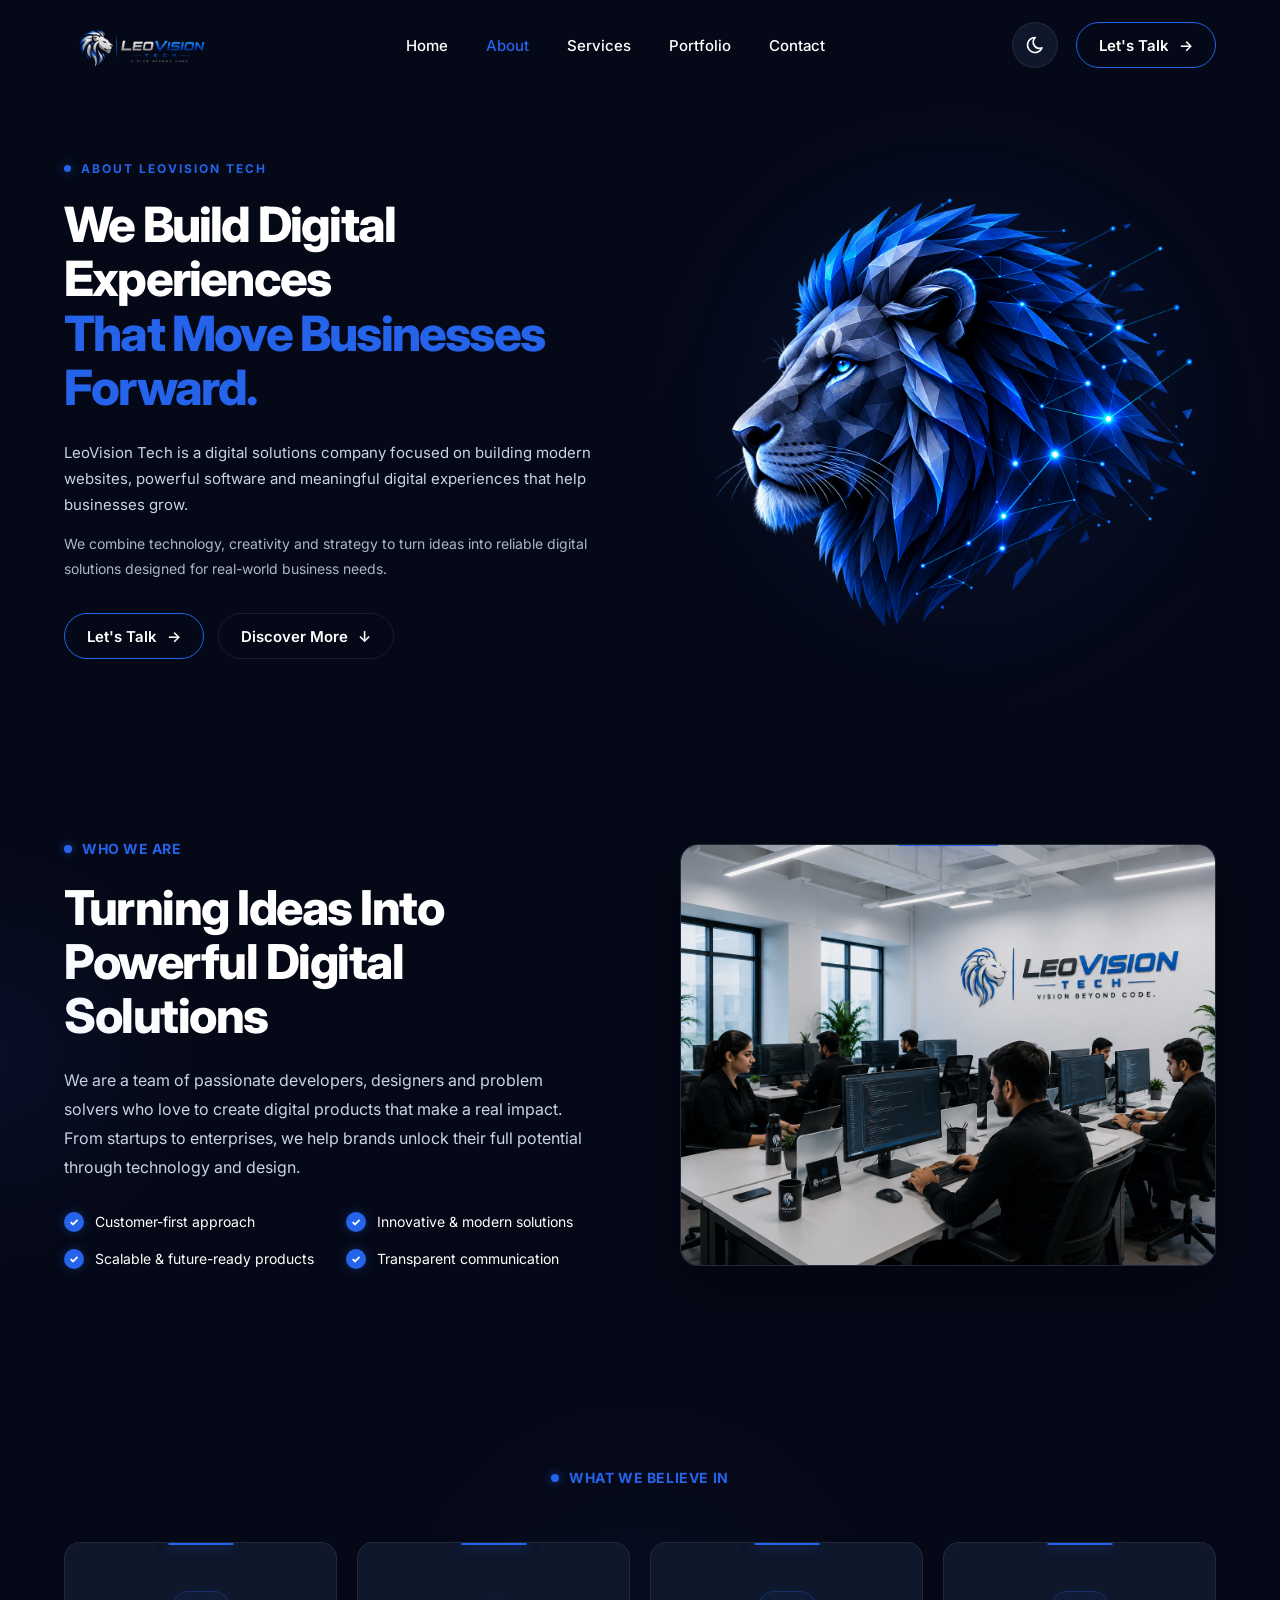
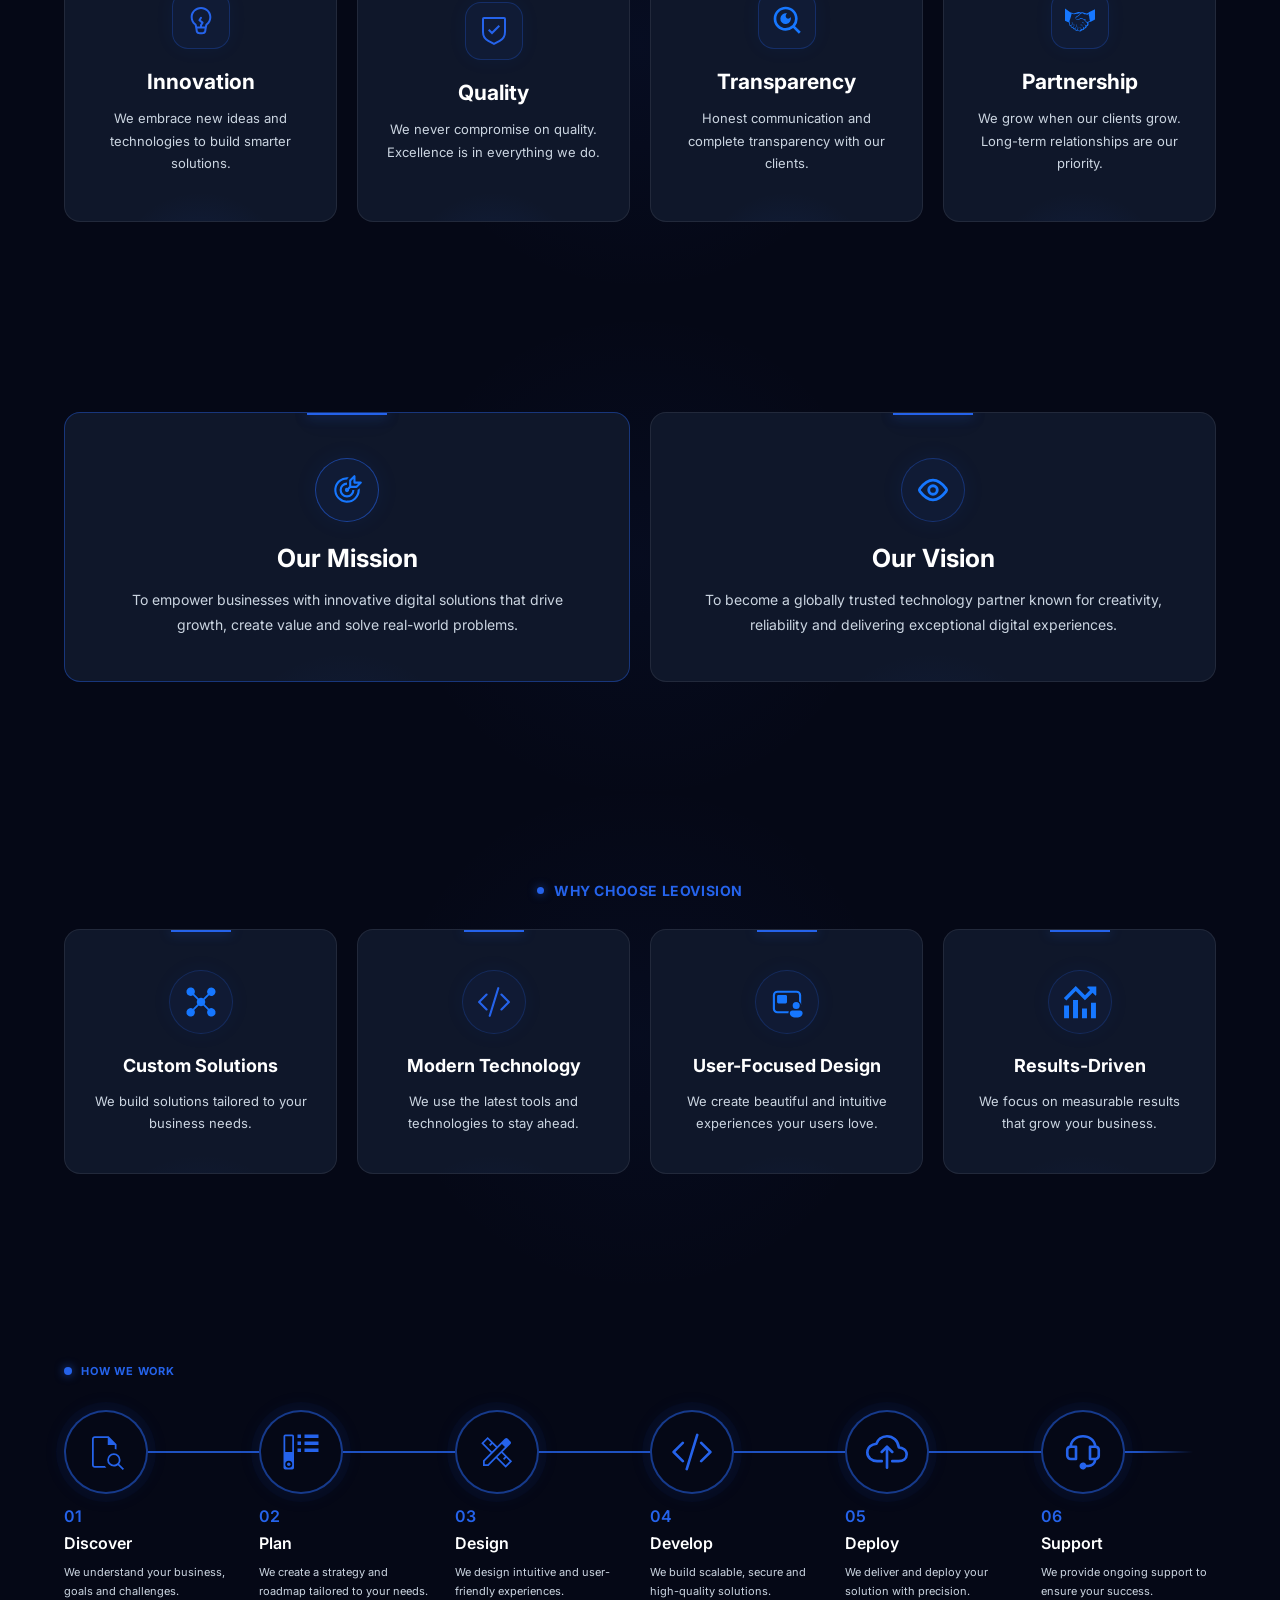
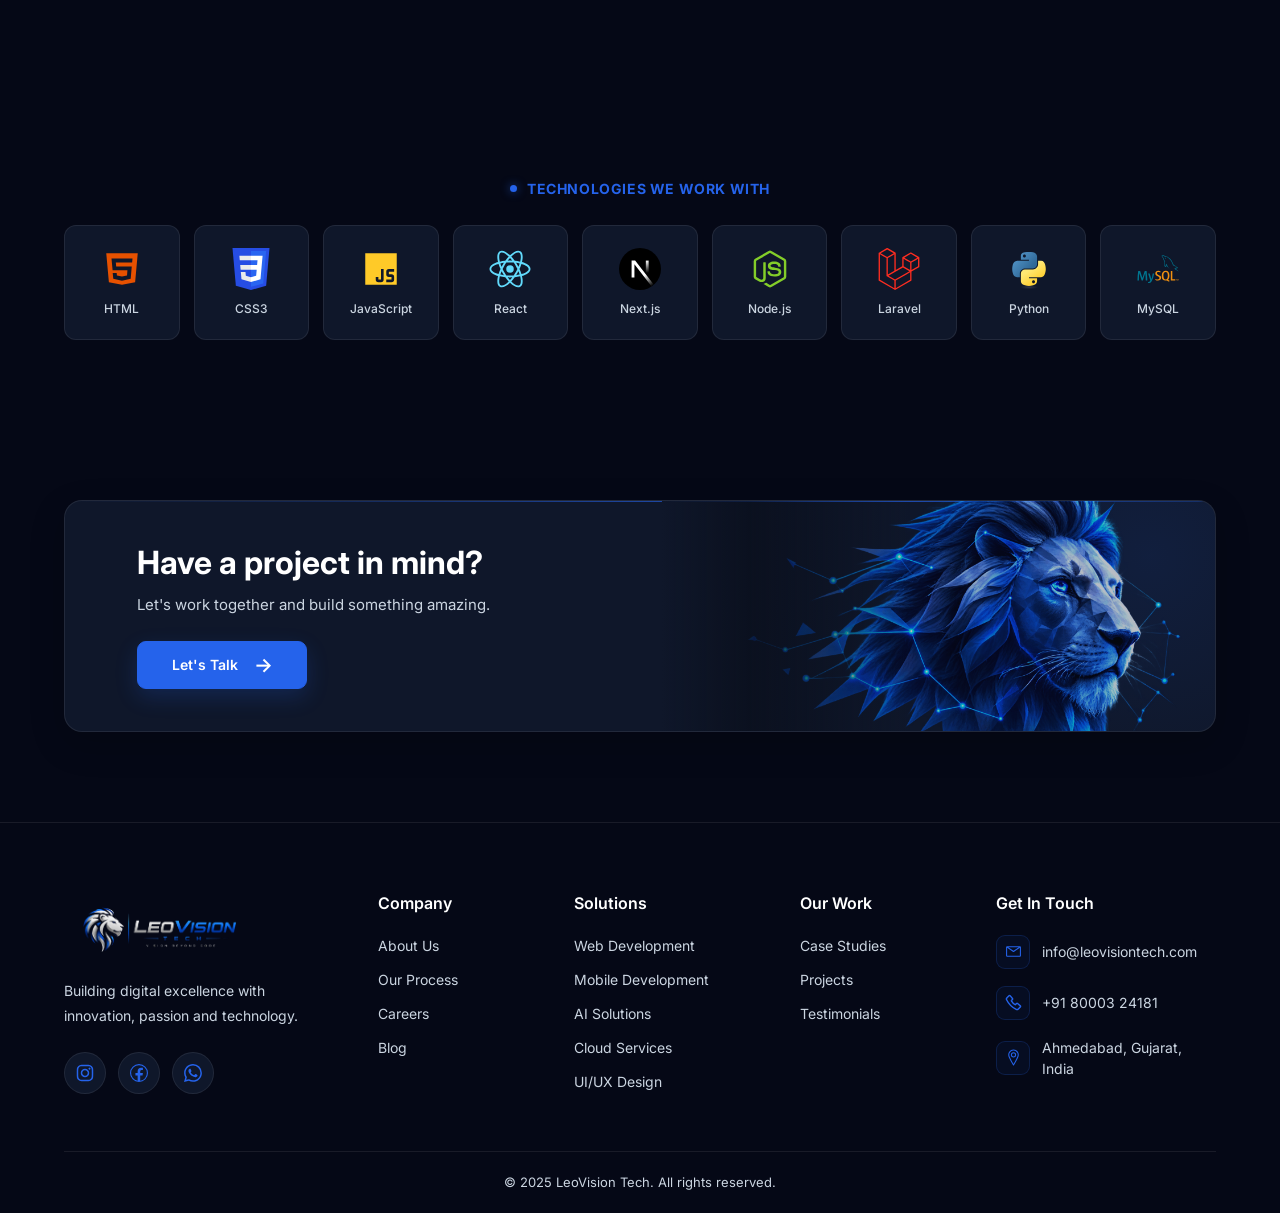
<file: about.html>
<!DOCTYPE html>
<html lang="en">

<head>
    <!-- Basic Settings -->
    <meta charset="UTF-8">
    <meta name="viewport" content="width=device-width, initial-scale=1.0">

    <!-- Website Title -->
    <title>About Us | LeoVision Tech</title>

    <!-- Google Font -->
    <link rel="preconnect" href="https://fonts.googleapis.com">
    <link rel="preconnect" href="https://fonts.gstatic.com" crossorigin>

    <link href="https://fonts.googleapis.com/css2?family=Inter:wght@300;400;500;600;700;800;900&display=swap"
        rel="stylesheet">

    <!-- Main CSS -->
    <link rel="stylesheet" href="css/style.css">

    <!-- Responsive CSS -->
    <link rel="stylesheet" href="css/responsive.css">

</head>

<body>

    <!-- ===========================
    HEADER START
    ============================ -->
    <header class="header">

        <div class="container">

            <nav class="navbar">

                <!-- Logo -->
                <a href="#" class="logo">
                    <img id="siteLogo" src="assets/images/logo-dark.png" alt="LeoVision Tech">
                </a>

                <!-- Navigation Links -->
                <ul class="nav-links">

                    <li><a href="index.html">Home</a></li>

                    <li><a href="about.html" class="active">About</a></li>

                    <li><a href="services.html">Services</a></li>

                    <li><a href="#">Portfolio</a></li>

                    <li><a href="#">Contact</a></li>

                </ul>

                <div class="nav-right">

                    <!-- Theme Toggle -->
                    <button class="theme-btn" aria-label="Toggle Theme">

                        <img src="assets/images/moon.svg" alt="Dark Theme">

                    </button>

                    <!-- CTA Button -->
                    <a href="#" class="contact-btn">

                        <span>Let's Talk</span>

                        <span class="arrow">→</span>

                    </a>

                </div>
                
                <button id="menuToggle" class="menu-toggle" aria-label="Open Menu">
                    ☰
                </button>

            </nav>

        </div>

        <div class="mobile-menu">

            <div class="mobile-menu-header">
                <button id="closeMenu" class="close-menu">
                    ✕
                </button>
            </div>

            <a href="index.html">Home</a>
            <a href="about.html" class="active">About</a>
            <a href="services.html">Services</a>
            <a href="portfolio.html">Portfolio</a>
            <a href="contact.html">Contact</a>

            <div class="mobile-theme">
                <span>Theme</span>
                <button class="theme-btn mobile-toggle">
                    <img src="assets/images/moon.svg" alt="Dark Theme">
                </button>
            </div>

            <a href="#" class="mobile-contact-btn">
                Let's Talk
            </a>

        </div>

    </header>


    <!-- ==========================================
        ABOUT HERO SECTION
    ========================================== -->

    <section class="about-hero" id="about-hero">

        <div class="container">

            <div class="about-hero-wrapper">

                <!-- ===============================
                    LEFT CONTENT
                ================================ -->

                <div class="about-hero-content">

                    <div class="section-label">

                        <span class="section-dot"></span>

                        <span>ABOUT LEOVISION TECH</span>

                    </div>

                    <h1>
                        We Build Digital Experiences
                        <span>That Move Businesses Forward.</span>
                    </h1>

                    <p class="about-hero-description">

                        LeoVision Tech is a digital solutions company
                        focused on building modern websites, powerful
                        software and meaningful digital experiences that
                        help businesses grow.

                    </p>

                    <p class="about-hero-description secondary">

                        We combine technology, creativity and strategy
                        to turn ideas into reliable digital solutions
                        designed for real-world business needs.

                    </p>


                    <!-- Hero Buttons -->

                    <div class="about-hero-buttons">

                        <a href="contact.html" class="contact-btn">

                            <span>Let's Talk</span>

                            <span class="arrow">→</span>

                        </a>

                        <a href="#who-we-are" class="about-outline-btn">

                            <span>Discover More</span>

                            <span class="arrow">↓</span>

                        </a>

                    </div>

                </div>


                <!-- ===============================
                    RIGHT VISUAL
                ================================ -->

                <div class="about-hero-visual">

                    <div class="about-hero-glow"></div>

                    <div class="about-hero-image">

                        <img
                            id="aboutHeroImage"
                            src="assets/images/about-hero-dark.png"
                            alt="LeoVision Tech digital innovation">

                    </div>

                </div>

            </div>


        </div>

    </section>


    <!-- ==========================================
        WHO WE ARE SECTION
    ========================================== -->

    <section class="about-who-we-are" id="who-we-are">

        <div class="container">

            <div class="about-who-wrapper">


                <!-- ==================================
                    LEFT — CONTENT
                =================================== -->

                <div class="about-who-content">

                    <!-- Section Label -->

                    <div class="section-label">

                        <span class="section-dot"></span>

                        <span>WHO WE ARE</span>

                    </div>


                    <!-- Heading -->

                    <h2 class="about-who-title">

                        Turning Ideas Into
                        <br>
                        Powerful Digital Solutions

                    </h2>


                    <!-- Description -->

                    <p class="about-who-description">

                        We are a team of passionate developers,
                        designers and problem solvers who love to
                        create digital products that make a real
                        impact. From startups to enterprises, we help
                        brands unlock their full potential through
                        technology and design.

                    </p>


                    <!-- ==================================
                        HIGHLIGHTS
                    =================================== -->

                    <div class="about-who-highlights">


                        <!-- Highlight 1 -->

                        <div class="about-who-highlight">

                            <span class="about-check">✓</span>

                            <span>
                                Customer-first approach
                            </span>

                        </div>


                        <!-- Highlight 2 -->

                        <div class="about-who-highlight">

                            <span class="about-check">✓</span>

                            <span>
                                Innovative &amp; modern solutions
                            </span>

                        </div>


                        <!-- Highlight 3 -->

                        <div class="about-who-highlight">

                            <span class="about-check">✓</span>

                            <span>
                                Scalable &amp; future-ready products
                            </span>

                        </div>


                        <!-- Highlight 4 -->

                        <div class="about-who-highlight">

                            <span class="about-check">✓</span>

                            <span>
                                Transparent communication
                            </span>

                        </div>


                    </div>

                </div>


                <!-- ==================================
                    RIGHT — IMAGE
                =================================== -->

                <div class="about-who-image">

                    <div class="about-who-image-frame">

                        <img
                            src="assets/images/about-who-we-are.png"
                            alt="LeoVision Tech team working together"
                            loading="lazy"
                        >

                    </div>

                </div>


            </div>

        </div>

    </section>


    <!-- ==========================================
        WHAT WE BELIEVE IN
    ========================================== -->

    <section class="about-values" id="values">

        <div class="container">

            <!-- Section Header -->

            <div class="about-values-header">

                <div class="section-label">

                    <span class="section-dot"></span>

                    <span>WHAT WE BELIEVE IN</span>

                </div>

            </div>


            <!-- Values Grid -->

            <div class="about-values-grid">


                <!-- ==================================
                    VALUE 1 — INNOVATION
                =================================== -->

                <article class="about-value-card">

                    <div class="about-value-icon">

                        <img
                            src="assets/images/why-innovation.svg"
                            alt="Innovation icon"
                        >

                    </div>

                    <h3>Innovation</h3>

                    <p>
                        We embrace new ideas and technologies
                        to build smarter solutions.
                    </p>

                </article>


                <!-- ==================================
                    VALUE 2 — QUALITY
                =================================== -->

                <article class="about-value-card">

                    <div class="about-value-icon">

                        <img
                            src="assets/images/stat-experience.svg"
                            alt="Quality icon"
                        >

                    </div>

                    <h3>Quality</h3>

                    <p>
                        We never compromise on quality.
                        Excellence is in everything we do.
                    </p>

                </article>


                <!-- ==================================
                    VALUE 3 — TRANSPARENCY
                =================================== -->

                <article class="about-value-card">

                    <div class="about-value-icon">

                        <img
                            src="assets/images/eye-outline.svg"
                            alt="Transparency icon"
                        >

                    </div>

                    <h3>Transparency</h3>

                    <p>
                        Honest communication and complete
                        transparency with our clients.
                    </p>

                </article>


                <!-- ==================================
                    VALUE 4 — PARTNERSHIP
                =================================== -->

                <article class="about-value-card">

                    <div class="about-value-icon">

                        <img
                            src="assets/images/handshake outline.svg"
                            alt="Partnership icon"
                        >

                    </div>

                    <h3>Partnership</h3>

                    <p>
                        We grow when our clients grow.
                        Long-term relationships are our priority.
                    </p>

                </article>


            </div>

        </div>

    </section>


    <!-- ==========================================
        MISSION & VISION
    ========================================== -->

    <section class="about-mission" id="mission">

        <div class="container">

            <div class="about-mission-grid">


                <!-- ==================================
                    OUR MISSION
                =================================== -->

                <article class="about-mission-card mission-card">

                    <div class="about-mission-icon">

                        <img
                            src="assets/images/icon-mission.svg"
                            alt="Our Mission"
                        >

                    </div>


                    <h2>
                        Our Mission
                    </h2>


                    <p>
                        To empower businesses with innovative digital
                        solutions that drive growth, create value and
                        solve real-world problems.
                    </p>

                </article>


                <!-- ==================================
                    OUR VISION
                =================================== -->

                <article class="about-mission-card vision-card">

                    <div class="about-mission-icon">

                        <img
                            src="assets/images/icon-vision.svg"
                            alt="Our Vision"
                        >

                    </div>


                    <h2>
                        Our Vision
                    </h2>


                    <p>
                        To become a globally trusted technology partner
                        known for creativity, reliability and delivering
                        exceptional digital experiences.
                    </p>

                </article>


            </div>

        </div>

    </section>


    <!-- ==========================================
        WHY CHOOSE LEOVISION
    ========================================== -->

    <section class="why-leovision" id="why-leovision">

        <div class="container">

            <!-- Section Header -->

            <div class="why-leovision-header">

                <div class="why-leovision-label">

                    <span class="why-leovision-dot"></span>

                    <span>WHY CHOOSE LEOVISION</span>

                </div>

            </div>


            <!-- Feature Grid -->

            <div class="why-leovision-grid">


                <!-- ==================================
                    CARD 1 — CUSTOM SOLUTIONS
                =================================== -->

                <article class="why-leovision-card">

                    <div class="why-leovision-icon">

                        <img
                            src="assets/images/icon-custom-solutions.svg"
                            alt="Custom Solutions"
                        >

                    </div>


                    <h3>
                        Custom Solutions
                    </h3>


                    <p>
                        We build solutions tailored
                        to your business needs.
                    </p>

                </article>


                <!-- ==================================
                    CARD 2 — MODERN TECHNOLOGY
                =================================== -->

                <article class="why-leovision-card">

                    <div class="why-leovision-icon">

                        <img
                            src="assets/images/process-develop.svg"
                            alt="Modern Technology"
                        >

                    </div>


                    <h3>
                        Modern Technology
                    </h3>


                    <p>
                        We use the latest tools and
                        technologies to stay ahead.
                    </p>

                </article>


                <!-- ==================================
                    CARD 3 — USER FOCUSED DESIGN
                =================================== -->

                <article class="why-leovision-card">

                    <div class="why-leovision-icon">

                        <img
                            src="assets/images/icon-user-design.svg"
                            alt="User-Focused Design"
                        >

                    </div>


                    <h3>
                        User-Focused Design
                    </h3>


                    <p>
                        We create beautiful and intuitive
                        experiences your users love.
                    </p>

                </article>


                <!-- ==================================
                    CARD 4 — RESULTS DRIVEN
                =================================== -->

                <article class="why-leovision-card">

                    <div class="why-leovision-icon">

                        <img
                            src="assets/images/icon-results-driven.svg"
                            alt="Results-Driven"
                        >

                    </div>


                    <h3>
                        Results-Driven
                    </h3>


                    <p>
                        We focus on measurable results
                        that grow your business.
                    </p>

                </article>


            </div>

        </div>

    </section>


    <!-- ==========================================
      HOW WE WORK SECTION
    ========================================== -->
    <section class="process" id="process">

            <div class="container">

                <!-- Section Label -->

                <div class="section-label process-label">

                    <span class="section-dot"></span>

                    <span>HOW WE WORK</span>

                </div>


                <!-- Process Timeline -->

                <div class="process-wrapper">

                    <div class="process-line"></div>


                    <div class="process-grid">


                        <!-- =================================
                            STEP 01
                        ================================== -->

                        <div class="process-item">

                            <div class="process-icon">

                                <img
                                    src="assets/images/process-discover.svg"
                                    alt="Discover">

                            </div>

                            <span class="process-number">
                                01
                            </span>

                            <h3>
                                Discover
                            </h3>

                            <p>
                                We understand your business,
                                goals and challenges.
                            </p>

                        </div>


                        <!-- =================================
                            STEP 02
                        ================================== -->

                        <div class="process-item">

                            <div class="process-icon">

                                <img
                                    src="assets/images/process-plan.svg"
                                    alt="Plan">

                            </div>

                            <span class="process-number">
                                02
                            </span>

                            <h3>
                                Plan
                            </h3>

                            <p>
                                We create a strategy and
                                roadmap tailored to your needs.
                            </p>

                        </div>


                        <!-- =================================
                            STEP 03
                        ================================== -->

                        <div class="process-item">

                            <div class="process-icon">

                                <img
                                    src="assets/images/process-design.svg"
                                    alt="Design">

                            </div>

                            <span class="process-number">
                                03
                            </span>

                            <h3>
                                Design
                            </h3>

                            <p>
                                We design intuitive and
                                user-friendly experiences.
                            </p>

                        </div>


                        <!-- =================================
                            STEP 04
                        ================================== -->

                        <div class="process-item">

                            <div class="process-icon">

                                <img
                                    src="assets/images/process-develop.svg"
                                    alt="Develop">

                            </div>

                            <span class="process-number">
                                04
                            </span>

                            <h3>
                                Develop
                            </h3>

                            <p>
                                We build scalable, secure
                                and high-quality solutions.
                            </p>

                        </div>


                        <!-- =================================
                            STEP 05
                        ================================== -->

                        <div class="process-item">

                            <div class="process-icon">

                                <img
                                    src="assets/images/process-deploy.svg"
                                    alt="Deploy">

                            </div>

                            <span class="process-number">
                                05
                            </span>

                            <h3>
                                Deploy
                            </h3>

                            <p>
                                We deliver and deploy your
                                solution with precision.
                            </p>

                        </div>


                        <!-- =================================
                            STEP 06
                        ================================== -->

                        <div class="process-item">

                            <div class="process-icon">

                                <img
                                    src="assets/images/process-support.svg"
                                    alt="Support">

                            </div>

                            <span class="process-number">
                                06
                            </span>

                            <h3>
                                Support
                            </h3>

                            <p>
                                We provide ongoing support
                                to ensure your success.
                            </p>

                        </div>


                    </div>

                </div>

            </div>

    </section>


    <!-- ==========================================
        TECHNOLOGIES WE WORK WITH
    ========================================== -->

    <section class="about-tech" id="technologies">

        <div class="container">

            <!-- Section Header -->

            <div class="about-tech-header">

                <div class="about-tech-label">

                    <span class="about-tech-dot"></span>

                    <span>TECHNOLOGIES WE WORK WITH</span>

                </div>

            </div>


            <!-- Technology Grid -->

            <div class="about-tech-grid">


                <!-- HTML -->

                <div class="about-tech-card">

                    <img
                        src="assets/images/tech-html.svg"
                        alt="HTML5"
                    >

                    <span>HTML</span>

                </div>


                <!-- CSS -->

                <div class="about-tech-card">

                    <img
                        src="assets/images/tech-css.svg"
                        alt="CSS3"
                    >

                    <span>CSS3</span>

                </div>


                <!-- JavaScript -->

                <div class="about-tech-card">

                    <img
                        src="assets/images/tech-javascript.svg"
                        alt="JavaScript"
                    >

                    <span>JavaScript</span>

                </div>


                <!-- React -->

                <div class="about-tech-card">

                    <img
                        src="assets/images/react.svg"
                        alt="React"
                    >

                    <span>React</span>

                </div>


                <!-- Next.js -->

                <div class="about-tech-card">

                    <img
                        src="assets/images/nextjs.svg"
                        alt="Next.js"
                    >

                    <span>Next.js</span>

                </div>


                <!-- Node.js -->

                <div class="about-tech-card">

                    <img
                        src="assets/images/nodejs.svg"
                        alt="Node.js"
                    >

                    <span>Node.js</span>

                </div>


                <!-- Laravel -->

                <div class="about-tech-card">

                    <img
                        src="assets/images/tech-laravel.svg"
                        alt="Laravel"
                    >

                    <span>Laravel</span>

                </div>


                <!-- Python -->

                <div class="about-tech-card">

                    <img
                        src="assets/images/tech-python.svg"
                        alt="Python"
                    >

                    <span>Python</span>

                </div>


                <!-- MySQL -->

                <div class="about-tech-card">

                    <img
                        src="assets/images/tech-mysql.svg"
                        alt="MySQL"
                    >

                    <span>MySQL</span>

                </div>


            </div>

        </div>

    </section>


    <!-- ==========================================
        FINAL CTA — ABOUT PAGE
    ========================================== -->

    <section class="about-cta">

        <div class="container">

            <div class="about-cta-card">

                <!-- CTA Content -->

                <div class="about-cta-content">

                    <h2>
                        Have a project in mind?
                    </h2>

                    <p>
                        Let's work together and build something amazing.
                    </p>

                    <a href="#contact" class="about-cta-btn">

                        <span>Let's Talk</span>

                        <span class="about-cta-arrow">
                            →
                        </span>

                    </a>

                </div>


                <!-- Lion Image -->

                <div class="about-cta-lion">

                    <img
                        id="ctaLion"
                        src="assets/images/cta-lion-dark.png"
                        alt="LeoVision Lion"
                    >

                </div>

            </div>

        </div>

    </section>




    <!-- ==========================================
        FOOTER
    ========================================== -->

    <footer class="footer">

        <div class="container">

            <div class="footer-main">


                <!-- ==================================
                    BRAND
                =================================== -->

                <div class="footer-brand">

                    <a href="#" class="footer-logo">

                        <img
                            id="footerLogo"
                            src="assets/images/logo-dark.png"
                            alt="LeoVision Tech">

                    </a>


                    <p class="footer-description">

                        Building digital excellence with
                        innovation, passion and technology.

                    </p>


                    <!-- Social Links -->

                    <div class="footer-socials">

                        <!-- Instagram -->

                        <a
                            href="https://www.instagram.com/"
                            class="social-link"
                            aria-label="Instagram"
                            target="_blank">

                            <img
                                src="assets/images/instagram.svg"
                                alt="Instagram">

                        </a>


                        <!-- Facebook -->

                        <a
                            href="https://www.facebook.com/share/19UYwE7ARW/"
                            class="social-link"
                            aria-label="Facebook"
                            target="_blank">

                            <img
                                src="assets/images/facebook.svg"
                                alt="Facebook">

                        </a>


                        <!-- WhatsApp -->

                        <a href="https://wa.me/918000324181?text=Hello%20LeoVision%20Tech%2C%20I%20would%20like%20to%20discuss%20a%20project."
                        class="social-link"
                        target="_blank"
                        rel="noopener noreferrer"
                        aria-label="Chat with LeoVision Tech on WhatsApp">

                            <img src="assets/images/whatsapp.svg" alt="WhatsApp">

                        </a>

                    </div>

                </div>


                <!-- ==================================
                    COMPANY
                =================================== -->

                <div class="footer-column">

                    <h3>
                        Company
                    </h3>

                    <ul>

                        <li>
                            <a href="#about">
                                About Us
                            </a>
                        </li>

                        <li>
                            <a href="#process">
                                Our Process
                            </a>
                        </li>

                        <li>
                            <a href="#">
                                Careers
                            </a>
                        </li>

                        <li>
                            <a href="#">
                                Blog
                            </a>
                        </li>

                    </ul>

                </div>


                <!-- ==================================
                    SOLUTIONS
                =================================== -->

                <div class="footer-column">

                    <h3>
                        Solutions
                    </h3>

                    <ul>

                        <li>
                            <a href="#services">
                                Web Development
                            </a>
                        </li>

                        <li>
                            <a href="#services">
                                Mobile Development
                            </a>
                        </li>

                        <li>
                            <a href="#services">
                                AI Solutions
                            </a>
                        </li>

                        <li>
                            <a href="#services">
                                Cloud Services
                            </a>
                        </li>

                        <li>
                            <a href="#services">
                                UI/UX Design
                            </a>
                        </li>

                    </ul>

                </div>


                <!-- ==================================
                    OUR WORK
                =================================== -->

                <div class="footer-column">

                    <h3>
                        Our Work
                    </h3>

                    <ul>

                        <li>
                            <a href="#portfolio">
                                Case Studies
                            </a>
                        </li>

                        <li>
                            <a href="#portfolio">
                                Projects
                            </a>
                        </li>

                        <li>
                            <a href="#">
                                Testimonials
                            </a>
                        </li>

                    </ul>

                </div>


                <!-- ==================================
                    GET IN TOUCH
                =================================== -->

                <div class="footer-column footer-contact">

                    <h3>
                        Get In Touch
                    </h3>


                    <!-- Email -->

                    <a
                        href="mailto:info@leovisiontech.com"
                        class="footer-contact-item">

                        <span class="footer-contact-icon">

                            <img
                                src="assets/images/mail.svg"
                                alt="Email">

                        </span>

                        <span>
                            info@leovisiontech.com
                        </span>

                    </a>


                    <!-- Phone -->

                    <a
                        href="tel:+918000324181"
                        class="footer-contact-item">

                        <span class="footer-contact-icon">

                            <img
                                src="assets/images/phone.svg"
                                alt="Phone">

                        </span>

                        <span>
                            +91 80003 24181
                        </span>

                    </a>


                    <!-- Location -->

                    <div class="footer-contact-item">

                        <span class="footer-contact-icon">

                            <img
                                src="assets/images/location.svg"
                                alt="Location">

                        </span>

                        <span>
                            Ahmedabad, Gujarat, India
                        </span>

                    </div>

                </div>

            </div>


            <!-- ==================================
                FOOTER BOTTOM
            =================================== -->

            <div class="footer-bottom">

                <p>
                    © 2025 LeoVision Tech. All rights reserved.
                </p>

            </div>

        </div>

    </footer>

    <!-- Main JavaScript -->
    <script src="js/main.js"></script>

</body>
</html>
</file>
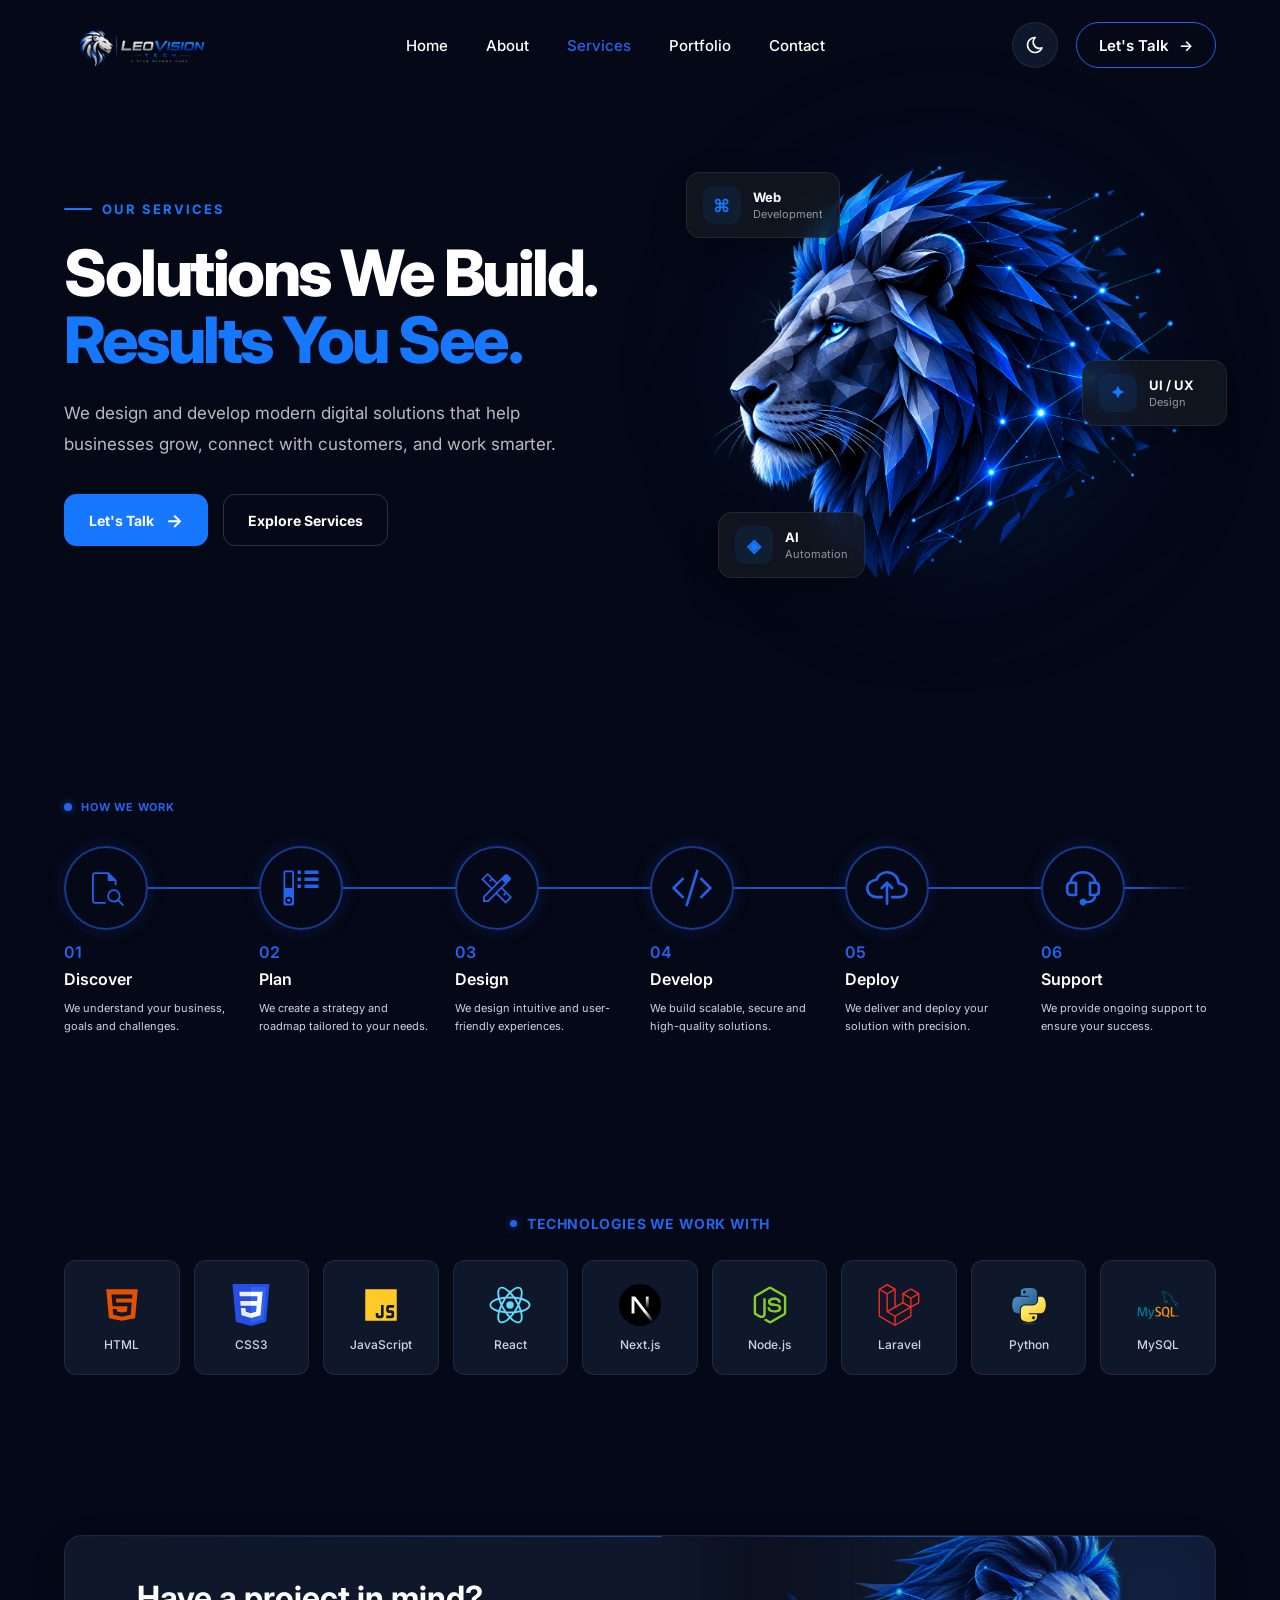
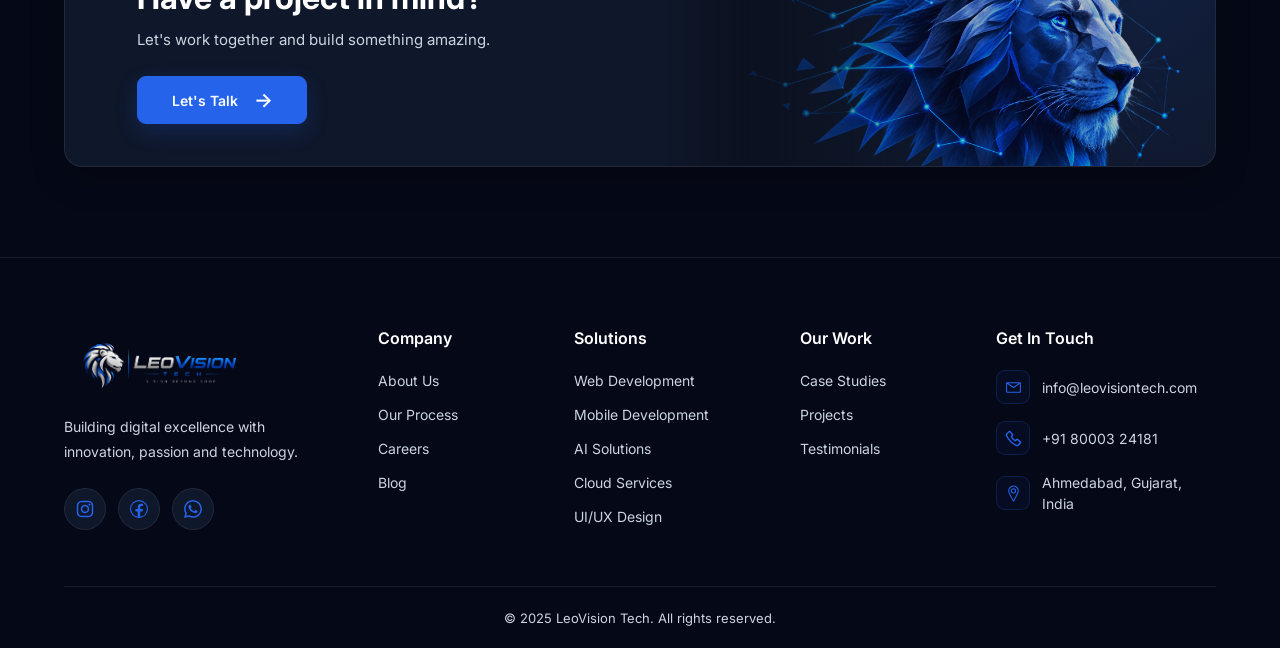
<file: services.html>
<!DOCTYPE html>
<html lang="en">

<head>
    <!-- Basic Settings -->
    <meta charset="UTF-8">
    <meta name="viewport" content="width=device-width, initial-scale=1.0">

    <!-- Website Title -->
    <title>Services | LeoVision Tech</title>

    <!-- Google Font -->
    <link rel="preconnect" href="https://fonts.googleapis.com">
    <link rel="preconnect" href="https://fonts.gstatic.com" crossorigin>

    <link href="https://fonts.googleapis.com/css2?family=Inter:wght@300;400;500;600;700;800;900&display=swap"
        rel="stylesheet">

    <!-- Main CSS -->
    <link rel="stylesheet" href="css/style.css">

    <!-- Responsive CSS -->
    <link rel="stylesheet" href="css/responsive.css">

</head>

<body>

    <!-- ===========================
    HEADER START
    ============================ -->
    <header class="header">

        <div class="container">

            <nav class="navbar">

                <!-- Logo -->
                <a href="#" class="logo">
                    <img id="siteLogo" src="assets/images/logo-dark.png" alt="LeoVision Tech">
                </a>

                <!-- Navigation Links -->
                <ul class="nav-links">

                    <li><a href="index.html">Home</a></li>

                    <li><a href="about.html">About</a></li>

                    <li><a href="services.html" class="active">Services</a></li>

                    <li><a href="#">Portfolio</a></li>

                    <li><a href="#">Contact</a></li>

                </ul>

                <div class="nav-right">

                    <!-- Theme Toggle -->
                    <button class="theme-btn" aria-label="Toggle Theme">

                        <img src="assets/images/moon.svg" alt="Dark Theme">

                    </button>

                    <!-- CTA Button -->
                    <a href="#" class="contact-btn">

                        <span>Let's Talk</span>

                        <span class="arrow">→</span>

                    </a>

                </div>
                
                <button id="menuToggle" class="menu-toggle" aria-label="Open Menu">
                    ☰
                </button>

            </nav>

        </div>

        <div class="mobile-menu">

            <div class="mobile-menu-header">
                <button id="closeMenu" class="close-menu">
                    ✕
                </button>
            </div>

            <a href="index.html">Home</a>
            <a href="about.html">About</a>
            <a href="services.html" class="active">Services</a>
            <a href="portfolio.html">Portfolio</a>
            <a href="contact.html">Contact</a>

            <div class="mobile-theme">
                <span>Theme</span>
                <button class="theme-btn mobile-toggle">
                    <img src="assets/images/moon.svg" alt="Dark Theme">
                </button>
            </div>

            <a href="#" class="mobile-contact-btn">
                Let's Talk
            </a>

        </div>

    </header>

    <!-- ==========================================
        SERVICES HERO
    ========================================== -->

    <section class="services-hero">

        <div class="container">

            <div class="services-hero-content">

                <!-- LEFT CONTENT -->
                <div class="services-hero-text">

                    <span class="services-hero-label">
                        OUR SERVICES
                    </span>

                    <h1>
                        Solutions We Build.
                        <span>Results You See.</span>
                    </h1>

                    <p>
                        We design and develop modern digital solutions that
                        help businesses grow, connect with customers, and
                        work smarter.
                    </p>

                    <!-- HERO BUTTONS -->
                    <div class="services-hero-buttons">

                        <a href="#contact" class="services-hero-btn primary">
                            <span>Let's Talk</span>
                            <span class="services-hero-arrow">→</span>
                        </a>

                        <a href="#services" class="services-hero-btn secondary">
                            Explore Services
                        </a>

                    </div>

                </div>


                <!-- RIGHT VISUAL -->
                <div class="services-hero-visual">

                    <div class="services-hero-glow"></div>

                    <!-- Main Lion -->
                    <img
                        id="servicesHeroLion"
                        src="assets/images/about-hero-dark.png"
                        alt="LeoVision Digital Solutions"
                        class="services-hero-lion"
                    >

                    <!-- Floating Service Cards -->

                    <div class="services-floating-card card-web">
                        <span class="floating-icon">⌘</span>
                        <div>
                            <strong>Web</strong>
                            <small>Development</small>
                        </div>
                    </div>

                    <div class="services-floating-card card-design">
                        <span class="floating-icon">✦</span>
                        <div>
                            <strong>UI / UX</strong>
                            <small>Design</small>
                        </div>
                    </div>

                    <div class="services-floating-card card-ai">
                        <span class="floating-icon">◈</span>
                        <div>
                            <strong>AI</strong>
                            <small>Automation</small>
                        </div>
                    </div>

                </div>

            </div>

        </div>

    </section>

    <!-- ==========================================
      HOW WE WORK SECTION
    ========================================== -->
    <section class="process" id="process">

            <div class="container">

                <!-- Section Label -->

                <div class="section-label process-label">

                    <span class="section-dot"></span>

                    <span>HOW WE WORK</span>

                </div>


                <!-- Process Timeline -->

                <div class="process-wrapper">

                    <div class="process-line"></div>


                    <div class="process-grid">


                        <!-- =================================
                            STEP 01
                        ================================== -->

                        <div class="process-item">

                            <div class="process-icon">

                                <img
                                    src="assets/images/process-discover.svg"
                                    alt="Discover">

                            </div>

                            <span class="process-number">
                                01
                            </span>

                            <h3>
                                Discover
                            </h3>

                            <p>
                                We understand your business,
                                goals and challenges.
                            </p>

                        </div>


                        <!-- =================================
                            STEP 02
                        ================================== -->

                        <div class="process-item">

                            <div class="process-icon">

                                <img
                                    src="assets/images/process-plan.svg"
                                    alt="Plan">

                            </div>

                            <span class="process-number">
                                02
                            </span>

                            <h3>
                                Plan
                            </h3>

                            <p>
                                We create a strategy and
                                roadmap tailored to your needs.
                            </p>

                        </div>


                        <!-- =================================
                            STEP 03
                        ================================== -->

                        <div class="process-item">

                            <div class="process-icon">

                                <img
                                    src="assets/images/process-design.svg"
                                    alt="Design">

                            </div>

                            <span class="process-number">
                                03
                            </span>

                            <h3>
                                Design
                            </h3>

                            <p>
                                We design intuitive and
                                user-friendly experiences.
                            </p>

                        </div>


                        <!-- =================================
                            STEP 04
                        ================================== -->

                        <div class="process-item">

                            <div class="process-icon">

                                <img
                                    src="assets/images/process-develop.svg"
                                    alt="Develop">

                            </div>

                            <span class="process-number">
                                04
                            </span>

                            <h3>
                                Develop
                            </h3>

                            <p>
                                We build scalable, secure
                                and high-quality solutions.
                            </p>

                        </div>


                        <!-- =================================
                            STEP 05
                        ================================== -->

                        <div class="process-item">

                            <div class="process-icon">

                                <img
                                    src="assets/images/process-deploy.svg"
                                    alt="Deploy">

                            </div>

                            <span class="process-number">
                                05
                            </span>

                            <h3>
                                Deploy
                            </h3>

                            <p>
                                We deliver and deploy your
                                solution with precision.
                            </p>

                        </div>


                        <!-- =================================
                            STEP 06
                        ================================== -->

                        <div class="process-item">

                            <div class="process-icon">

                                <img
                                    src="assets/images/process-support.svg"
                                    alt="Support">

                            </div>

                            <span class="process-number">
                                06
                            </span>

                            <h3>
                                Support
                            </h3>

                            <p>
                                We provide ongoing support
                                to ensure your success.
                            </p>

                        </div>


                    </div>

                </div>

            </div>

    </section>


    <!-- ==========================================
        TECHNOLOGIES WE WORK WITH
    ========================================== -->

    <section class="about-tech" id="technologies">

        <div class="container">

            <!-- Section Header -->

            <div class="about-tech-header">

                <div class="about-tech-label">

                    <span class="about-tech-dot"></span>

                    <span>TECHNOLOGIES WE WORK WITH</span>

                </div>

            </div>


            <!-- Technology Grid -->

            <div class="about-tech-grid">


                <!-- HTML -->

                <div class="about-tech-card">

                    <img
                        src="assets/images/tech-html.svg"
                        alt="HTML5"
                    >

                    <span>HTML</span>

                </div>


                <!-- CSS -->

                <div class="about-tech-card">

                    <img
                        src="assets/images/tech-css.svg"
                        alt="CSS3"
                    >

                    <span>CSS3</span>

                </div>


                <!-- JavaScript -->

                <div class="about-tech-card">

                    <img
                        src="assets/images/tech-javascript.svg"
                        alt="JavaScript"
                    >

                    <span>JavaScript</span>

                </div>


                <!-- React -->

                <div class="about-tech-card">

                    <img
                        src="assets/images/react.svg"
                        alt="React"
                    >

                    <span>React</span>

                </div>


                <!-- Next.js -->

                <div class="about-tech-card">

                    <img
                        src="assets/images/nextjs.svg"
                        alt="Next.js"
                    >

                    <span>Next.js</span>

                </div>


                <!-- Node.js -->

                <div class="about-tech-card">

                    <img
                        src="assets/images/nodejs.svg"
                        alt="Node.js"
                    >

                    <span>Node.js</span>

                </div>


                <!-- Laravel -->

                <div class="about-tech-card">

                    <img
                        src="assets/images/tech-laravel.svg"
                        alt="Laravel"
                    >

                    <span>Laravel</span>

                </div>


                <!-- Python -->

                <div class="about-tech-card">

                    <img
                        src="assets/images/tech-python.svg"
                        alt="Python"
                    >

                    <span>Python</span>

                </div>


                <!-- MySQL -->

                <div class="about-tech-card">

                    <img
                        src="assets/images/tech-mysql.svg"
                        alt="MySQL"
                    >

                    <span>MySQL</span>

                </div>


            </div>

        </div>

    </section>


    <!-- ==========================================
        FINAL CTA — ABOUT PAGE
    ========================================== -->

    <section class="about-cta">

        <div class="container">

            <div class="about-cta-card">

                <!-- CTA Content -->

                <div class="about-cta-content">

                    <h2>
                        Have a project in mind?
                    </h2>

                    <p>
                        Let's work together and build something amazing.
                    </p>

                    <a href="#contact" class="about-cta-btn">

                        <span>Let's Talk</span>

                        <span class="about-cta-arrow">
                            →
                        </span>

                    </a>

                </div>


                <!-- Lion Image -->

                <div class="about-cta-lion">

                    <img
                        id="ctaLion"
                        src="assets/images/cta-lion-dark.png"
                        alt="LeoVision Lion"
                    >

                </div>

            </div>

        </div>

    </section>




    <!-- ==========================================
        FOOTER
    ========================================== -->

    <footer class="footer">

        <div class="container">

            <div class="footer-main">


                <!-- ==================================
                    BRAND
                =================================== -->

                <div class="footer-brand">

                    <a href="#" class="footer-logo">

                        <img
                            id="footerLogo"
                            src="assets/images/logo-dark.png"
                            alt="LeoVision Tech">

                    </a>


                    <p class="footer-description">

                        Building digital excellence with
                        innovation, passion and technology.

                    </p>


                    <!-- Social Links -->

                    <div class="footer-socials">

                        <!-- Instagram -->

                        <a
                            href="https://www.instagram.com/"
                            class="social-link"
                            aria-label="Instagram"
                            target="_blank">

                            <img
                                src="assets/images/instagram.svg"
                                alt="Instagram">

                        </a>


                        <!-- Facebook -->

                        <a
                            href="https://www.facebook.com/share/19UYwE7ARW/"
                            class="social-link"
                            aria-label="Facebook"
                            target="_blank">

                            <img
                                src="assets/images/facebook.svg"
                                alt="Facebook">

                        </a>


                        <!-- WhatsApp -->

                        <a href="https://wa.me/918000324181?text=Hello%20LeoVision%20Tech%2C%20I%20would%20like%20to%20discuss%20a%20project."
                        class="social-link"
                        target="_blank"
                        rel="noopener noreferrer"
                        aria-label="Chat with LeoVision Tech on WhatsApp">

                            <img src="assets/images/whatsapp.svg" alt="WhatsApp">

                        </a>

                    </div>

                </div>


                <!-- ==================================
                    COMPANY
                =================================== -->

                <div class="footer-column">

                    <h3>
                        Company
                    </h3>

                    <ul>

                        <li>
                            <a href="#about">
                                About Us
                            </a>
                        </li>

                        <li>
                            <a href="#process">
                                Our Process
                            </a>
                        </li>

                        <li>
                            <a href="#">
                                Careers
                            </a>
                        </li>

                        <li>
                            <a href="#">
                                Blog
                            </a>
                        </li>

                    </ul>

                </div>


                <!-- ==================================
                    SOLUTIONS
                =================================== -->

                <div class="footer-column">

                    <h3>
                        Solutions
                    </h3>

                    <ul>

                        <li>
                            <a href="#services">
                                Web Development
                            </a>
                        </li>

                        <li>
                            <a href="#services">
                                Mobile Development
                            </a>
                        </li>

                        <li>
                            <a href="#services">
                                AI Solutions
                            </a>
                        </li>

                        <li>
                            <a href="#services">
                                Cloud Services
                            </a>
                        </li>

                        <li>
                            <a href="#services">
                                UI/UX Design
                            </a>
                        </li>

                    </ul>

                </div>


                <!-- ==================================
                    OUR WORK
                =================================== -->

                <div class="footer-column">

                    <h3>
                        Our Work
                    </h3>

                    <ul>

                        <li>
                            <a href="#portfolio">
                                Case Studies
                            </a>
                        </li>

                        <li>
                            <a href="#portfolio">
                                Projects
                            </a>
                        </li>

                        <li>
                            <a href="#">
                                Testimonials
                            </a>
                        </li>

                    </ul>

                </div>


                <!-- ==================================
                    GET IN TOUCH
                =================================== -->

                <div class="footer-column footer-contact">

                    <h3>
                        Get In Touch
                    </h3>


                    <!-- Email -->

                    <a
                        href="mailto:info@leovisiontech.com"
                        class="footer-contact-item">

                        <span class="footer-contact-icon">

                            <img
                                src="assets/images/mail.svg"
                                alt="Email">

                        </span>

                        <span>
                            info@leovisiontech.com
                        </span>

                    </a>


                    <!-- Phone -->

                    <a
                        href="tel:+918000324181"
                        class="footer-contact-item">

                        <span class="footer-contact-icon">

                            <img
                                src="assets/images/phone.svg"
                                alt="Phone">

                        </span>

                        <span>
                            +91 80003 24181
                        </span>

                    </a>


                    <!-- Location -->

                    <div class="footer-contact-item">

                        <span class="footer-contact-icon">

                            <img
                                src="assets/images/location.svg"
                                alt="Location">

                        </span>

                        <span>
                            Ahmedabad, Gujarat, India
                        </span>

                    </div>

                </div>

            </div>


            <!-- ==================================
                FOOTER BOTTOM
            =================================== -->

            <div class="footer-bottom">

                <p>
                    © 2025 LeoVision Tech. All rights reserved.
                </p>

            </div>

        </div>

    </footer>

    <!-- Main JavaScript -->
    <script src="js/main.js"></script>

</body>
</html>
</file>
<file: css/style.css>
/* ===============================
   GOOGLE FONT
================================= */
@import url('https://fonts.googleapis.com/css2?family=Inter:wght@300;400;500;600;700;800;900&display=swap');

/* ===============================
   CSS VARIABLES
================================= */
:root{

    /* Brand Colors */
    --primary-color:#2563EB;
    --primary-hover:#1D4ED8;

    /* Theme Colors */
    --bg-color:#050816;
    --card-color:#0F172A;

    --text-color:#FFFFFF;
    --text-light:#CBD5E1;

    --border-color:rgba(255,255,255,.08);

    /* Layout */
    --container:1200px;
    --radius:18px;

    /* Animation */
    --transition:.35s ease;

}

/* ===============================
   LIGHT THEME
================================= */

body.light-theme{

    --bg-color:#FFFFFF;
    --card-color:#F8FAFC;

    --text-color:#111827;
    --text-light:#64748B;

    --border-color:#E5E7EB;

}

/* ===============================
   RESET
================================= */

*{
    margin:0;
    padding:0;
    box-sizing:border-box;
}

html{
    scroll-behavior:smooth;
}

body{
    font-family:'Inter',sans-serif;
    background:var(--bg-color);
    color:var(--text-color);
    overflow-x:hidden;
    transition:
    background .35s ease,
    color .35s ease;
}

/* ===============================
   COMMON
================================= */

img{
    max-width:100%;
    display:block;
}

a{
    text-decoration:none;
    color:inherit;
}

ul{
    list-style:none;
}

button{
    border:none;
    outline:none;
    cursor:pointer;
    font-family:inherit;
}

.container{
    width:min(90%, var(--container));
    margin:auto;
}


/* ===============================
   HEADER
================================= */

.header{
    width:100%;
    position:fixed;
    top:0;
    left:0;
    z-index:1000;
    background:transparent;
    transition:0.35s ease;
}

.navbar{
    height:90px;
    display:flex;
    align-items:center;
    justify-content:space-between;
}

.logo{
    display:flex;
    align-items:center;
}

.logo img{
    height:55px;
    width:auto;
    display:block;
}

.nav-links{
    display:flex;
    align-items:center;
    gap:38px;
}

.nav-links a{
    color:var(--text-color);
    font-size:15px;
    font-weight:500;
    transition:var(--transition);
}

.nav-links a:hover,
.nav-links a.active{
    color:var(--primary-color);
}

.nav-right{
    display:flex;
    align-items:center;
    gap:18px;
}

/* ===============================
   NAVBAR ACTION BUTTONS
================================= */

.nav-right{
    display:flex;
    align-items:center;
    gap:18px;
}

/* Theme Toggle */

.theme-btn{

    width:46px;
    height:46px;

    display:flex;
    align-items:center;
    justify-content:center;

    border:1px solid var(--border-color);

    background:var(--card-color);

    border-radius:50%;

    cursor:pointer;

    transition:all .35s ease;

}

.theme-btn img{
    width:20px;
    height:20px;
    transition:.35s ease;
}

.theme-btn:hover{
    border-color:var(--primary-color);
    box-shadow:0 0 20px rgba(37,99,235,.35);
    transform:translateY(-2px);
}

.theme-btn:hover img{
    transform:rotate(180deg);
}

/* CTA Button */

.contact-btn{
    height:46px;
    padding:0 22px;

    display:flex;
    align-items:center;
    gap:10px;

    border:1px solid var(--primary-color);
    border-radius:999px;

    color:var(--text-color);
    font-size:15px;
    font-weight:600;

    transition:.35s ease;
}

.contact-btn .arrow{
    transition:.35s ease;
}

.contact-btn:hover{
    background:var(--primary-color);
    box-shadow:0 10px 30px rgba(37,99,235,.35);
    transform:translateY(-2px);
}

.contact-btn:hover .arrow{
    transform:translateX(5px);
}

/* ======================================
   MOBILE NAVIGATION
====================================== */

body.menu-open{
    overflow: hidden;
}

.menu-toggle{

    display:none;

    width:48px;
    height:48px;

    align-items:center;
    justify-content:center;

    border:none;

    background:transparent;

    color:var(--text-color);

    font-size:30px;

    cursor:pointer;

    transition:var(--transition);

}

.mobile-menu{

    position:fixed;

    top:0;
    right:-100%;

    width:320px;
    height:100vh;

    background:var(--bg-color);

    border-left:1px solid var(--border-color);

    padding:30px;

    transition:.4s ease;

    z-index:9999;

}

.mobile-menu.active{

    right:0;

}

.mobile-menu{

    display:flex;
    flex-direction:column;

}

.mobile-menu a{

    font-size:22px;
    font-weight:600;

    padding:18px 0;

    color:var(--text-color);

    border-bottom:1px solid var(--border-color);

    transition:var(--transition);

}

.mobile-menu a:hover{

    color:var(--primary-color);
    padding-left:10px;

}

.mobile-menu-header{

    display:flex;
    justify-content:flex-end;

    margin-bottom:40px;

}

.close-menu{

    width:42px;
    height:42px;

    border-radius:50%;

    background:var(--card-color);

    color:var(--text-color);

    font-size:22px;

    transition:var(--transition);

}

.close-menu:hover{

    background:var(--primary-color);

}

.mobile-theme{

    margin-top:35px;

    display:flex;

    justify-content:space-between;

    align-items:center;

}

.mobile-contact-btn{

    margin-top:35px;

    width:100%;

    height:50px;

    display:flex;

    align-items:center;

    justify-content:center;

    border-radius:999px;

    background:var(--primary-color);

    color:#fff;

    font-weight:600;

}


/* ==========================================
   HERO SECTION
========================================== */

.hero{

    min-height:100vh;

    padding-top:90px;

    display:flex;
    align-items:center;

    position:relative;

    overflow:hidden;

}


.hero .container{

    width:min(90%, var(--container));

}


.hero-content{

    min-height:calc(100vh - 90px);

    display:grid;

    grid-template-columns:1fr 1.15fr;

    align-items:center;

    gap:40px;

}


/* ==========================================
   HERO TEXT
========================================== */

.hero-text{

    position:relative;

    z-index:2;

}


.hero-label{

    display:flex;

    align-items:center;

    gap:14px;

    margin-bottom:28px;

    color:var(--primary-color);

    font-size:14px;

    font-weight:600;

    letter-spacing:.5px;

}


.label-line{

    width:32px;

    height:2px;

    background:var(--primary-color);

}


/* ==========================================
   HERO HEADING
========================================== */

.hero h1{

    margin:0;

    font-size:64px;

    line-height:1.08;

    font-weight:800;

    letter-spacing:-2px;

    color:var(--text-color);

}


.hero h1 span{

    color:var(--primary-color);

}


/* ==========================================
   HERO DESCRIPTION
========================================== */

.hero-description{

    max-width:520px;

    margin-top:28px;

    color:var(--text-light);

    font-size:18px;

    line-height:1.8;

}


/* ==========================================
   HERO BUTTONS
========================================== */

.hero-buttons{

    display:flex;

    align-items:center;

    gap:26px;

    margin-top:42px;

}


.hero-btn{

    min-width:220px;

    height:64px;

    padding:0 30px;

    display:flex;

    align-items:center;

    justify-content:space-between;

    gap:20px;

    border-radius:18px;

    font-size:16px;

    font-weight:600;

    transition:var(--transition);

}


.primary-btn{

    color:#fff;

    background:var(--primary-color);

    box-shadow:0 15px 35px rgba(37,99,235,.25);

}


.primary-btn:hover{

    background:var(--primary-hover);

    transform:translateY(-4px);

    box-shadow:0 20px 40px rgba(37,99,235,.35);

}


.secondary-btn{

    color:var(--text-color);

    border:1px solid var(--border-color);

    background:transparent;

}


.secondary-btn:hover{

    border-color:var(--primary-color);

    color:var(--primary-color);

    transform:translateY(-4px);

}


.hero-arrow{

    font-size:24px;

    transition:var(--transition);

}


.hero-btn:hover .hero-arrow{

    transform:translateX(6px);

}


/* ==========================================
   TRUST SECTION
========================================== */

.hero-trust{

    display:flex;

    align-items:center;

    gap:18px;

    margin-top:42px;

}


.trust-avatars{

    display:flex;

    align-items:center;

}


.avatar{

    width:42px;

    height:42px;

    margin-left:-8px;

    overflow:hidden;

    border-radius:50%;

    border:2px solid var(--bg-color);

}


.avatar:first-child{

    margin-left:0;

}


.avatar img{

    width:100%;

    height:100%;

    object-fit:cover;

}


.hero-trust p{

    color:var(--text-light);

    font-size:16px;

}


.hero-trust p span{

    color:var(--primary-color);

    font-weight:700;

}


/* ==========================================
   HERO VISUAL
========================================== */

.hero-visual{

    position:relative;

    display:flex;

    align-items:center;

    justify-content:center;

}


.hero-visual img{

    width:100%;

    max-width:760px;

    height:auto;

    object-fit:contain;

    animation:heroFloat 5s ease-in-out infinite;

}


@keyframes heroFloat{

    0%,
    100%{

        transform:translateY(0);

    }

    50%{

        transform:translateY(-10px);

    }

}


/* ==========================================
   SCROLL DOWN
========================================== */

.scroll-down{

    display:flex;

    align-items:center;

    gap:14px;

    margin-top:45px;

    color:var(--text-light);

    font-size:15px;

}


.scroll-icon{

    width:38px;

    height:48px;

    display:flex;

    align-items:center;

    justify-content:center;

    border:1px solid var(--text-light);

    border-radius:20px;

    font-size:20px;

    animation:scrollBounce 2s ease-in-out infinite;

}


@keyframes scrollBounce{

    0%,
    100%{

        transform:translateY(0);

    }

    50%{

        transform:translateY(6px);

    }

}


/* ==========================================
   TECHNOLOGIES SECTION
========================================== */

.technologies{

    position:relative;

    padding:20px 0 40px;

    overflow:hidden;

}


.tech-box{

    position:relative;

    overflow:hidden;

    padding:18px 0 22px;

    border:1px solid var(--border-color);

    border-radius:18px;

    background:var(--card-color);

}


/* ==========================================
   TITLE
========================================== */

.tech-title{

    margin-bottom:16px;

    text-align:center;

    color:var(--text-light);

    font-size:11px;

    font-weight:700;

    letter-spacing:1px;

    text-transform:uppercase;

}


/* ==========================================
   MARQUEE
========================================== */

.tech-marquee{

    width:100%;

    overflow:hidden;

    position:relative;

}


/* ==========================================
   MOVING TRACK
========================================== */

.tech-track{

    width:max-content;

    display:flex;

    align-items:center;

    gap:65px;

    animation:techScroll 25s linear infinite;

}


/* ==========================================
   TECHNOLOGY ITEM
========================================== */

.tech-item{

    flex-shrink:0;

    display:flex;

    align-items:center;

    gap:10px;

    color:var(--text-color);

    font-size:16px;

    font-weight:600;

    white-space:nowrap;

}


.tech-item img{

    width:32px;

    height:32px;

    object-fit:contain;

    flex-shrink:0;

}


/* ==========================================
   INFINITE SCROLL
========================================== */

@keyframes techScroll{

    from{

        transform:translateX(0);

    }

    to{

        transform:translateX(calc(-50% - 32.5px));

    }

}


/* ==========================================
   HOVER
========================================== */

.tech-box:hover .tech-track{

    animation-play-state:paused;

}

/* ==========================================
   ABOUT SECTION
========================================== */

.about{

    position:relative;

    padding:100px 0;

    overflow:hidden;

}


/* ==========================================
   ABOUT LAYOUT
========================================== */

.about-content{

    display:grid;

    grid-template-columns:0.82fr 1.18fr;

    align-items:center;

    gap:70px;

}


/* ==========================================
   SECTION LABEL
========================================== */

.section-label{

    display:flex;

    align-items:center;

    gap:9px;

    margin-bottom:26px;

    color:var(--primary-color);

    font-size:11px;

    font-weight:700;

    letter-spacing:.8px;

}


.section-dot{

    width:5px;

    height:5px;

    border-radius:50%;

    background:var(--primary-color);

    box-shadow:0 0 10px rgba(37,99,235,.7);

}


/* ==========================================
   ABOUT HEADING
========================================== */

.about-text h2{

    margin:0;

    color:var(--text-color);

    font-size:38px;

    line-height:1.2;

    font-weight:700;

    letter-spacing:-1px;

}


/* ==========================================
   ABOUT PARAGRAPHS
========================================== */

.about-text > p{

    max-width:500px;

    margin-top:22px;

    color:var(--text-light);

    font-size:14px;

    line-height:1.8;

}


/* ==========================================
   FEATURES
========================================== */

.about-features{

    display:grid;

    grid-template-columns:1fr 1fr;

    gap:32px 35px;

    margin-top:38px;

}


.about-feature{

    display:flex;

    align-items:flex-start;

    gap:14px;

}


.feature-icon{

    width:46px;

    height:46px;

    flex-shrink:0;

    display:flex;

    align-items:center;

    justify-content:center;

    border:1px solid rgba(37,99,235,.25);

    border-radius:50%;

    background:rgba(37,99,235,.06);

    color:var(--primary-color);

    font-size:21px;

    box-shadow:0 0 20px rgba(37,99,235,.08);

}


.about-feature h3{

    margin:2px 0 7px;

    color:var(--text-color);

    font-size:14px;

    font-weight:600;

}


.about-feature p{

    max-width:180px;

    color:var(--text-light);

    font-size:11px;

    line-height:1.6;

}


/* ==========================================
   ABOUT IMAGE
========================================== */

.about-visual{

    position:relative;

}


.about-image-wrapper{

    position:relative;

    overflow:hidden;

    border:1px solid var(--border-color);

    border-radius:16px;

    background:var(--card-color);

    box-shadow:0 20px 60px rgba(0,0,0,.2);

}


.about-image-wrapper > img{

    width:100%;

    height:auto;

    display:block;

    object-fit:cover;

}


/* ==========================================
   HOME ABOUT — STATS OVER IMAGE
========================================== */

.about-stats{

    position:absolute;

    left:24px;
    right:24px;
    bottom:20px;

    display:grid;
    grid-template-columns:repeat(3, 1fr);

    min-height:104px;

    border:1px solid var(--border-color);
    border-radius:18px;

    background:rgba(5, 8, 22, .90);

    backdrop-filter:blur(14px);
    -webkit-backdrop-filter:blur(14px);

    overflow:hidden;

    box-shadow:
        0 15px 40px rgba(0,0,0,.25);

}


/* ==========================================
   EACH STAT
========================================== */

.about-stats .about-stat{

    position:relative;

    min-width:0;

    display:flex;

    align-items:center;
    justify-content:center;

    gap:14px;

    padding:20px 18px;

    border-right:1px solid rgba(255,255,255,.08);

    transition:
        background .3s ease,
        transform .3s ease;

}


/* Remove divider from last item */

.about-stats .about-stat:last-child{

    border-right:none;

}


/* ==========================================
   TOP BLUE ACCENT
========================================== */

.about-stats .about-stat::before{

    content:"";

    position:absolute;

    top:0;
    left:50%;

    width:56px;
    height:2px;

    transform:translateX(-50%);

    background:var(--primary-color);

    box-shadow:
        0 0 12px rgba(37,99,235,.8),
        0 0 22px rgba(37,99,235,.35);

}


/* ==========================================
   ICON
========================================== */

.about-stats .stat-icon{

    width:46px;
    height:46px;

    flex:0 0 46px;

    display:flex;

    align-items:center;
    justify-content:center;

    border:1px solid rgba(37,99,235,.35);

    border-radius:50%;

    background:rgba(37,99,235,.07);

    color:var(--primary-color);

    font-size:18px;

    line-height:1;

}


/* ==========================================
   STAT TEXT
========================================== */

.about-stats .about-stat > div:last-child{

    min-width:0;

    display:flex;

    flex-direction:column;

    align-items:flex-start;

}


/* ==========================================
   NUMBER
========================================== */

.about-stats .about-stat strong{

    display:block;

    margin:0;

    color:#0EA5E9;

    font-size:26px;

    line-height:1;

    font-weight:800;

    letter-spacing:-.5px;

}


/* ==========================================
   LABEL
========================================== */

.about-stats .about-stat span{

    display:block;

    margin-top:7px;

    color:var(--text-light);

    font-size:11px;

    line-height:1.4;

    white-space:nowrap;

}


/* ==========================================
   HOVER
========================================== */

.about-stats .about-stat:hover{

    background:rgba(37,99,235,.05);

}


.about-stats .about-stat:hover .stat-icon{

    border-color:rgba(37,99,235,.65);

    background:rgba(37,99,235,.12);

    transform:scale(1.05);

}


/* ==========================================
   LIGHT THEME
========================================== */

body.light-theme .about-stats{

    background:rgba(255,255,255,.92);

    border-color:var(--border-color);

    box-shadow:
        0 15px 35px rgba(15,23,42,.10);

}


body.light-theme .about-stats .about-stat{

    border-right-color:var(--border-color);

}


body.light-theme .about-stats .stat-icon{

    border-color:rgba(37,99,235,.25);

    background:rgba(37,99,235,.06);

}


body.light-theme .about-stats .about-stat span{

    color:var(--text-light);

}


/* ==========================================
   SERVICES SECTION
========================================== */

.services{

    position:relative;

    padding:70px 0 100px;

    overflow:hidden;

}


/* ==========================================
   SECTION LABEL
========================================== */

.services-label{

    margin-bottom:22px;

}


/* ==========================================
   SERVICES GRID
========================================== */

.services-grid{

    display:grid;

    grid-template-columns:repeat(6, 1fr);

    gap:18px;

}


/* ==========================================
   SERVICE CARD
========================================== */

.service-card{

    position:relative;

    min-height:300px;

    padding:28px 20px 22px;

    display:flex;

    flex-direction:column;

    align-items:flex-start;

    border:1px solid var(--border-color);

    border-radius:14px;

    background:var(--card-color);

    overflow:hidden;

    transition:

        transform .35s ease,

        border-color .35s ease,

        box-shadow .35s ease,

        background .35s ease;

}


/* ==========================================
   CARD TOP GLOW
========================================== */

.service-card::before{

    content:"";

    position:absolute;

    top:-80px;

    left:50%;

    width:150px;

    height:150px;

    transform:translateX(-50%);

    background:rgba(37,99,235,.08);

    filter:blur(45px);

    border-radius:50%;

    pointer-events:none;

}


/* ==========================================
   SERVICE ICON
========================================== */

.service-icon{

    width:58px;

    height:58px;

    display:flex;

    align-items:center;

    justify-content:center;

    margin-bottom:28px;

    border:1px solid rgba(37,99,235,.22);

    border-radius:50%;

    background:rgba(37,99,235,.07);

    color:#0EA5E9;

    font-size:30px;

    box-shadow:

        0 0 20px rgba(37,99,235,.10),

        inset 0 0 15px rgba(37,99,235,.05);

    transition:

        transform .35s ease,

        box-shadow .35s ease,

        background .35s ease;

}


/* ==========================================
   SERVICE TITLE
========================================== */

.service-card h3{

    margin-bottom:14px;

    color:var(--text-color);

    font-size:16px;

    line-height:1.3;

    font-weight:600;

}


/* ==========================================
   SERVICE DESCRIPTION
========================================== */

.service-card p{

    color:var(--text-light);

    font-size:11px;

    line-height:1.65;

}


/* ==========================================
   SERVICE ARROW
========================================== */

.service-arrow{

    margin-top:auto;

    padding-top:20px;

    color:var(--primary-color);

    font-size:28px;

    line-height:1;

    transition:

        transform .35s ease,

        color .35s ease;

}


/* ==========================================
   CARD HOVER
========================================== */

.service-card:hover{

    transform:translateY(-7px);

    border-color:rgba(37,99,235,.40);

    box-shadow:

        0 18px 45px rgba(0,0,0,.18),

        0 0 25px rgba(37,99,235,.08);

}


.service-card:hover .service-icon{

    transform:translateY(-3px);

    background:rgba(37,99,235,.12);

    box-shadow:

        0 0 25px rgba(37,99,235,.20),

        inset 0 0 15px rgba(37,99,235,.08);

}


.service-card:hover .service-arrow{

    transform:translateX(7px);

}

/* ==========================================
   SERVICES — LIGHT THEME
========================================== */

body.light-theme .service-card{

    box-shadow:0 10px 35px rgba(15,23,42,.04);

}


body.light-theme .service-card:hover{

    box-shadow:

        0 18px 45px rgba(15,23,42,.10),

        0 0 25px rgba(37,99,235,.08);

}


/* ==========================================
   PORTFOLIO SECTION
========================================== */

.portfolio{

    position:relative;

    padding:80px 0 90px;

    overflow:hidden;

}


/* ==========================================
   PORTFOLIO HEADER
========================================== */

.portfolio-header{

    display:flex;

    align-items:center;

    justify-content:space-between;

    margin-bottom:28px;

}


.view-projects{

    display:flex;

    align-items:center;

    gap:12px;

    color:var(--primary-color);

    font-size:14px;

    font-weight:600;

    transition:var(--transition);

}


.view-projects span{

    font-size:22px;

    transition:transform .35s ease;

}


.view-projects:hover{

    color:var(--primary-hover);

}


.view-projects:hover span{

    transform:translateX(6px);

}


/* ==========================================
   PORTFOLIO SLIDER
========================================== */

.portfolio-slider{

    position:relative;

    display:flex;

    align-items:center;

}


.portfolio-track{

    width:100%;

    display:grid;

    grid-template-columns:repeat(4, 1fr);

    gap:20px;

}


/* ==========================================
   PROJECT CARD
========================================== */

.project-card{

    overflow:hidden;

    border:1px solid var(--border-color);

    border-radius:14px;

    background:var(--card-color);

    transition:

        transform .35s ease,

        border-color .35s ease,

        box-shadow .35s ease;

}


.project-card:hover{

    transform:translateY(-7px);

    border-color:rgba(37,99,235,.45);

    box-shadow:

        0 18px 45px rgba(0,0,0,.18),

        0 0 25px rgba(37,99,235,.08);

}


/* ==========================================
   PROJECT IMAGE
========================================== */

.project-image{

    position:relative;

    width:100%;

    aspect-ratio:16 / 9;

    overflow:hidden;

    background:var(--bg-color);

}


.project-image img{

    width:100%;

    height:100%;

    object-fit:cover;

    transition:transform .5s ease;

}


.project-card:hover .project-image img{

    transform:scale(1.04);

}


/* ==========================================
   PROJECT CONTENT
========================================== */

.project-content{

    padding:20px 20px 22px;

}


.project-content h3{

    margin-bottom:8px;

    color:var(--text-color);

    font-size:16px;

    font-weight:600;

}


.project-content p{

    margin-bottom:18px;

    color:var(--primary-color);

    font-size:12px;

    line-height:1.5;

}


/* ==========================================
   PROJECT LINK
========================================== */

.project-link{

    display:inline-flex;

    align-items:center;

    gap:9px;

    color:var(--primary-color);

    font-size:13px;

    font-weight:600;

    transition:var(--transition);

}


.project-link span{

    font-size:20px;

    transition:transform .35s ease;

}


.project-link:hover span{

    transform:translateX(5px);

}


/* ==========================================
   SLIDER BUTTONS
========================================== */

.portfolio-btn{

    position:absolute;

    z-index:5;

    width:38px;

    height:38px;

    display:flex;

    align-items:center;

    justify-content:center;

    border:1px solid var(--border-color);

    border-radius:50%;

    background:var(--card-color);

    color:var(--text-color);

    font-size:20px;

    transition:var(--transition);

}


.portfolio-btn:hover{

    border-color:var(--primary-color);

    background:var(--primary-color);

    color:#fff;

    box-shadow:0 8px 25px rgba(37,99,235,.25);

}


.portfolio-prev{

    left:-48px;

}


.portfolio-next{

    right:-48px;

}


/* ==========================================
   SLIDER DOTS
========================================== */

.portfolio-dots{

    display:flex;

    justify-content:center;

    align-items:center;

    gap:8px;

    margin-top:25px;

}


.portfolio-dot{

    width:8px;

    height:8px;

    padding:0;

    border-radius:50%;

    background:var(--text-light);

    opacity:.5;

    transition:var(--transition);

}


.portfolio-dot.active{

    width:16px;

    border-radius:999px;

    background:var(--primary-color);

    opacity:1;

}


/* ==========================================
   LIGHT THEME
========================================== */

body.light-theme .project-card{

    box-shadow:0 10px 35px rgba(15,23,42,.04);

}


body.light-theme .project-card:hover{

    box-shadow:

        0 18px 45px rgba(15,23,42,.10),

        0 0 25px rgba(37,99,235,.08);

}

/* ==========================================
   HOW WE WORK / PROCESS
========================================== */

.process{

    position:relative;

    padding:80px 0 100px;

    overflow:hidden;

}


/* ==========================================
   SECTION LABEL
========================================== */

.process-label{

    margin-bottom:32px;

}


/* ==========================================
   PROCESS WRAPPER
========================================== */

.process-wrapper{

    position:relative;

}


/* ==========================================
   PROCESS GRID
========================================== */

.process-grid{

    position:relative;

    display:grid;

    grid-template-columns:repeat(6, 1fr);

    gap:20px;

}


/* ==========================================
   CONNECTING LINE
========================================== */

.process-line{

    position:absolute;

    top:41px;

    left:2%;

    width:96%;

    height:2px;

    background:

        linear-gradient(

            90deg,

            transparent,

            var(--primary-color) 5%,

            var(--primary-color) 95%,

            transparent

        );

    opacity:.8;

    z-index:0;

}


/* ==========================================
   PROCESS ITEM
========================================== */

.process-item{

    position:relative;

    z-index:1;

}


/* ==========================================
   PROCESS ICON
========================================== */

.process-icon{

    width:84px;

    height:84px;

    display:flex;

    align-items:center;

    justify-content:center;

    margin-bottom:12px;

    border:2px solid rgba(37,99,235,.55);

    border-radius:50%;

    background:var(--bg-color);

    box-shadow:

        0 0 0 8px rgba(37,99,235,.035),

        0 0 25px rgba(37,99,235,.08);

    transition:

        transform .35s ease,

        border-color .35s ease,

        box-shadow .35s ease,

        background .35s ease;

}


.process-icon img{

    width:42px;

    height:42px;

    object-fit:contain;

}


/* ==========================================
   STEP NUMBER
========================================== */

.process-number{

    display:block;

    margin-bottom:7px;

    color:var(--primary-color);

    font-size:16px;

    font-weight:600;

}


/* ==========================================
   STEP TITLE
========================================== */

.process-item h3{

    margin-bottom:10px;

    color:var(--text-color);

    font-size:16px;

    font-weight:600;

}


/* ==========================================
   STEP DESCRIPTION
========================================== */

.process-item p{

    max-width:175px;

    color:var(--text-light);

    font-size:11px;

    line-height:1.65;

}


/* ==========================================
   HOVER
========================================== */

.process-item:hover .process-icon{

    transform:translateY(-5px);

    border-color:var(--primary-color);

    box-shadow:

        0 0 0 8px rgba(37,99,235,.06),

        0 0 30px rgba(37,99,235,.20);

}


/* ==========================================
   LIGHT THEME
========================================== */

body.light-theme .process-icon{

    box-shadow:

        0 0 0 8px rgba(37,99,235,.035),

        0 10px 30px rgba(15,23,42,.06);

}

/* ==========================================
   STATS SECTION
========================================== */

.stats-section{

    width:100%;

    padding:24px 0;

}


/* ==========================================
   STATS WRAPPER
========================================== */

.stats-wrapper{

    width:100%;

    min-height:135px;

    display:grid;

    grid-template-columns:repeat(4, 1fr);

    align-items:center;

    gap:20px;

    padding:20px 40px;

    background:var(--card-color);

    border:3px solid var(--border-color);

    border-radius:16px;

    box-shadow:
        0 10px 40px rgba(0,0,0,.12);

}


/* ==========================================
   STAT ITEM
========================================== */

.stat-item{

    display:flex;

    align-items:center;

    gap:22px;

    min-width:0;

}


/* ==========================================
   STAT ICON
========================================== */

.stat-icon{

    width:78px;

    height:78px;

    flex-shrink:0;

    display:flex;

    align-items:center;

    justify-content:center;

    border-radius:50%;

    background:rgba(37,99,235,.08);

    border:1px solid rgba(37,99,235,.25);

    box-shadow:
        0 0 25px rgba(37,99,235,.10);

    transition:
        transform .35s ease,
        border-color .35s ease,
        box-shadow .35s ease;

}


.stat-icon img{

    width:42px;

    height:42px;

    object-fit:contain;

}


/* ==========================================
   ICON HOVER
========================================== */

.stat-item:hover .stat-icon{

    transform:translateY(-4px);

    border-color:var(--primary-color);

    box-shadow:
        0 0 30px rgba(37,99,235,.25);

}


/* ==========================================
   STAT CONTENT
========================================== */

.stat-content{

    min-width:0;

}


.stat-content h3{

    margin:0 0 5px;

    color:var(--primary-color);

    font-size:30px;

    line-height:1;

    font-weight:700;

    letter-spacing:-.5px;

}


.stat-content p{

    margin:0;

    color:var(--text-light);

    font-size:13px;

    line-height:1.4;

    font-weight:400;

    white-space:nowrap;

}


/* ==========================================
   LIGHT THEME
========================================== */

body.light-theme .stats-wrapper{

    box-shadow:
        0 10px 35px rgba(15,23,42,.06);

}


body.light-theme .stat-icon{

    background:rgba(37,99,235,.06);

    border-color:rgba(37,99,235,.20);

}

/* ==========================================
   WHY CHOOSE LEOVISION TECH
========================================== */

.why-choose{

    position:relative;

    padding:100px 0 90px;

    background:var(--bg-color);

    overflow:hidden;

}


/* ==========================================
   SECTION LABEL
========================================== */

.why-choose > .container > .section-label{

    display:flex;

    align-items:center;

    gap:10px;

    margin-bottom:42px;

    color:var(--primary-color);

    font-size:14px;

    font-weight:700;

    letter-spacing:.3px;

    text-transform:uppercase;

}


.why-choose .section-dot{

    width:8px;

    height:8px;

    background:var(--primary-color);

    border-radius:50%;

    box-shadow:0 0 12px rgba(37,99,235,.6);

}


/* ==========================================
   MAIN CONTENT
========================================== */

.why-choose-content{

    position:relative;

    display:grid;

    grid-template-columns:minmax(0, 1fr) 360px;

    align-items:center;

    gap:50px;

    min-height:300px;

}


/* ==========================================
   FEATURES
========================================== */

.why-features{

    display:grid;

    grid-template-columns:repeat(4, 1fr);

    gap:35px;

    position:relative;

    z-index:2;

}


/* ==========================================
   FEATURE
========================================== */

.why-feature{

    position:relative;

    min-width:0;

}


.why-icon{

    width:62px;

    height:62px;

    display:flex;

    align-items:center;

    justify-content:center;

    margin-bottom:18px;

    border-radius:50%;

    background:var(--card-color);

    border:1px solid rgba(37,99,235,.20);

    box-shadow:

        0 0 0 8px rgba(37,99,235,.035),

        0 10px 30px rgba(0,0,0,.15);

    transition:all .35s ease;

}


.why-icon img{

    width:30px;

    height:30px;

    object-fit:contain;

    transition:all .35s ease;

}


/* ==========================================
   FEATURE HOVER
========================================== */

.why-feature:hover .why-icon{

    border-color:var(--primary-color);

    transform:translateY(-5px);

    box-shadow:

        0 0 0 8px rgba(37,99,235,.06),

        0 12px 35px rgba(37,99,235,.18);

}


.why-feature:hover .why-icon img{

    transform:scale(1.08);

}


/* ==========================================
   FEATURE TITLE
========================================== */

.why-feature h3{

    margin-bottom:12px;

    color:var(--text-color);

    font-size:17px;

    line-height:1.35;

    font-weight:600;

}


/* ==========================================
   FEATURE DESCRIPTION
========================================== */

.why-feature p{

    max-width:190px;

    color:var(--text-light);

    font-size:14px;

    line-height:1.7;

    font-weight:400;

}


/* ==========================================
   LION VISUAL
========================================== */

.why-visual{

    position:relative;

    height:340px;

    display:flex;

    align-items:center;

    justify-content:flex-end;

    z-index:1;

}


/* Lion Glow */

.why-visual::before{

    content:"";

    position:absolute;

    width:280px;

    height:280px;

    right:20px;

    top:50%;

    transform:translateY(-50%);

    border-radius:50%;

    background:rgba(37,99,235,.08);

    filter:blur(70px);

    pointer-events:none;

}


/* Lion Image */

.why-visual img{

    position:relative;

    width:430px;

    max-width:none;

    height:auto;

    object-fit:contain;

    transform:translateX(45px);

    filter:drop-shadow(0 0 25px rgba(37,99,235,.10));

    transition:all .5s ease;

}


/* ==========================================
   BOTTOM LINE
========================================== */

.why-choose-content::after{

    content:"";

    position:absolute;

    left:0;

    right:0;

    bottom:-45px;

    height:1px;

    background:var(--border-color);

}

/* ==========================================
   CONTACT SECTION
========================================== */

.contact-section{

    padding:110px 0 100px;

}


/* ==========================================
   CONTACT WRAPPER
========================================== */

.contact-wrapper{

    position:relative;

    display:grid;

    grid-template-columns: 1fr 1.05fr;

    gap:0;

    padding:20px;

    border:1px solid var(--border-color);

    border-radius:18px;

    background:var(--card-color);

    overflow:hidden;

    transition:
        background .35s ease,
        border-color .35s ease;

}


/* ==========================================
   SUBTLE BACKGROUND GLOW
========================================== */

.contact-wrapper::before{

    content:"";

    position:absolute;

    width:420px;
    height:420px;

    top:-220px;
    right:35%;

    background:rgba(37,99,235,.08);

    filter:blur(80px);

    pointer-events:none;

}


/* ==========================================
   LEFT CONTACT INFORMATION
========================================== */

.contact-info{

    position:relative;

    z-index:2;

    padding:10px 30px 20px 5px;

}


/* ==========================================
   CONTACT LABEL
========================================== */

.contact-label{

    display:flex;

    align-items:center;

    gap:10px;

    margin-bottom:20px;

    color:var(--primary-color);

    font-size:14px;

    font-weight:600;

    letter-spacing:.3px;

}


.section-dot{

    width:8px;
    height:8px;

    flex-shrink:0;

    border-radius:50%;

    background:var(--primary-color);

    box-shadow:
        0 0 10px rgba(37,99,235,.7);

}


/* ==========================================
   CONTACT TITLE
========================================== */

.contact-title{

    margin-bottom:20px;

    color:var(--text-color);

    font-size:40px;

    line-height:1.15;

    font-weight:700;

}


/* ==========================================
   CONTACT DESCRIPTION
========================================== */

.contact-description{

    max-width:480px;

    margin-bottom:38px;

    color:var(--text-light);

    font-size:16px;

    line-height:1.9;

}


/* ==========================================
   CONTACT DETAILS
========================================== */

.contact-details{

    display:grid;

    grid-template-columns:
        repeat(3, 1fr);

    gap:12px;

}


/* ==========================================
   CONTACT DETAIL CARD
========================================== */

.contact-detail{

    min-height:108px;

    padding:16px 12px;

    border:1px solid var(--border-color);

    border-radius:12px;

    background:rgba(5,8,22,.35);

    transition:all .35s ease;

}


body.light-theme .contact-detail{

    background:rgba(255,255,255,.65);

}


.contact-detail:hover{

    border-color:
        rgba(37,99,235,.5);

    transform:translateY(-3px);

    box-shadow:
        0 10px 30px
        rgba(37,99,235,.08);

}


/* ==========================================
   CONTACT DETAIL ICON
========================================== */

.contact-detail-icon{

    width:34px;
    height:34px;

    display:flex;

    align-items:center;
    justify-content:center;

    margin-bottom:10px;

    border:1px solid rgba(37,99,235,.25);

    border-radius:9px;

    background:rgba(37,99,235,.08);

    flex-shrink:0;

}


.contact-detail-icon img{

    width:18px;
    height:18px;

    object-fit:contain;

    display:block;

}


/* ==========================================
   DETAIL CONTENT
========================================== */

.contact-detail-content h3{

    margin-bottom:5px;

    color:var(--text-color);

    font-size:13px;

    font-weight:600;

}


.contact-detail-content a,
.contact-detail-content p{

    display:block;

    color:var(--text-light);

    font-size:11px;

    line-height:1.5;

    word-break:break-word;

    transition:var(--transition);

}


.contact-detail-content a:hover{

    color:var(--primary-color);

}


/* ==========================================
   CONTACT FORM WRAPPER
========================================== */

.contact-form-wrapper{

    position:relative;

    z-index:2;

    padding:0 0 0 25px;

    border-left:1px solid var(--border-color);

}


/* ==========================================
   FORM
========================================== */

.contact-form{

    width:100%;

    display:flex;

    flex-direction:column;

    gap:12px;

}


/* ==========================================
   FORM ROW
========================================== */

.form-row{

    display:grid;

    grid-template-columns:
        repeat(2, 1fr);

    gap:12px;

}


/* ==========================================
   FORM GROUP
========================================== */

.form-group{

    width:100%;

}


/* ==========================================
   INPUT + TEXTAREA
========================================== */

.form-group input,
.form-group textarea{

    width:100%;

    border:1px solid var(--border-color);

    border-radius:10px;

    background:rgba(5,8,22,.35);

    color:var(--text-color);

    font-family:inherit;

    font-size:14px;

    outline:none;

    transition:
        border-color .3s ease,
        background .3s ease,
        box-shadow .3s ease;

}


body.light-theme .form-group input,
body.light-theme .form-group textarea{

    background:
        rgba(255,255,255,.7);

}


.form-group input{

    height:52px;

    padding:0 16px;

}


.form-group textarea{

    min-height:130px;

    padding:16px;

    resize:vertical;

}


/* ==========================================
   PLACEHOLDER
========================================== */

.form-group input::placeholder,
.form-group textarea::placeholder{

    color:var(--text-light);

    opacity:.8;

}


/* ==========================================
   INPUT FOCUS
========================================== */

.form-group input:focus,
.form-group textarea:focus{

    border-color:var(--primary-color);

    box-shadow:
        0 0 0 3px
        rgba(37,99,235,.08);

}


/* ==========================================
   SUBMIT BUTTON
========================================== */

.contact-submit{

    width:max-content;

    min-width:200px;

    height:50px;

    display:flex;

    align-items:center;

    justify-content:center;

    gap:12px;

    padding:0 24px;

    border:1px solid var(--primary-color);

    border-radius:10px;

    background:var(--primary-color);

    color:#ffffff;

    font-size:14px;

    font-weight:600;

    transition:all .35s ease;

}


.contact-submit:hover{

    background:var(--primary-hover);

    transform:translateY(-2px);

    box-shadow:
        0 12px 30px
        rgba(37,99,235,.3);

}


.contact-submit .arrow{

    font-size:18px;

    transition:.35s ease;

}


.contact-submit:hover .arrow{

    transform:translateX(5px);

}


/* ==========================================
   FORM STATUS
========================================== */

.form-status{

    min-height:18px;

    margin-top:0;

    font-size:13px;

    font-weight:500;

}


.form-status.success{

    color:#22c55e;

}


.form-status.error{

    color:#ef4444;

}

/* ==========================================
   FOOTER
========================================== */

.footer{

    width:100%;

    padding:70px 0 0;

    background:var(--bg-color);

    border-top:1px solid var(--border-color);

    transition:
        background .35s ease,
        color .35s ease;

}


/* ==========================================
   FOOTER MAIN
========================================== */

.footer-main{

    display:grid;

    grid-template-columns:
        1.8fr
        1fr
        1.2fr
        1fr
        1.5fr;

    gap:50px;

    padding-bottom:55px;

}


/* ==========================================
   FOOTER BRAND
========================================== */

.footer-brand{

    max-width:300px;

}


.footer-logo{

    display:inline-flex;

    align-items:center;

    margin-bottom:18px;

}


.footer-logo img{

    width:190px;

    height:auto;

    display:block;

}


.footer-description{

    max-width:290px;

    color:var(--text-light);

    font-size:14px;

    line-height:1.8;

    margin-bottom:24px;

}


/* ==========================================
   SOCIAL LINKS
========================================== */

.footer-socials{

    display:flex;

    align-items:center;

    gap:12px;

}


.social-link{

    width:42px;

    height:42px;

    display:flex;

    align-items:center;

    justify-content:center;

    border:1px solid var(--border-color);

    border-radius:50%;

    background:var(--card-color);

    transition:all .35s ease;

}


.social-link img{

    width:18px;

    height:18px;

    object-fit:contain;

    transition:.35s ease;

}


.social-link:hover{

    border-color:var(--primary-color);

    background:var(--primary-color);

    transform:translateY(-4px);

    box-shadow:
        0 8px 25px rgba(37,99,235,.25);

}


.social-link:hover img{

    transform:scale(1.1);

}


/* ==========================================
   FOOTER COLUMNS
========================================== */

.footer-column{

    display:flex;

    flex-direction:column;

}


.footer-column h3{

    color:var(--text-color);

    font-size:16px;

    font-weight:600;

    margin-bottom:22px;

}


.footer-column ul{

    display:flex;

    flex-direction:column;

    gap:13px;

}


.footer-column ul li a{

    color:var(--text-light);

    font-size:14px;

    line-height:1.5;

    transition:all .3s ease;

}


.footer-column ul li a:hover{

    color:var(--primary-color);

    transform:translateX(4px);

}


/* ==========================================
   FOOTER CONTACT
========================================== */

.footer-contact{

    min-width:0;

}


.footer-contact-item{

    display:flex;

    align-items:center;

    gap:12px;

    color:var(--text-light);

    font-size:14px;

    line-height:1.5;

    margin-bottom:17px;

    transition:color .3s ease;

}


.footer-contact-item:hover{

    color:var(--primary-color);

}


.footer-contact-icon{

    width:34px;

    height:34px;

    min-width:34px;

    display:flex;

    align-items:center;

    justify-content:center;

    border:1px solid rgba(37,99,235,.20);

    border-radius:9px;

    background:rgba(37,99,235,.06);

}


.footer-contact-icon img{

    width:17px;

    height:17px;

    object-fit:contain;

    display:block;

}


/* ==========================================
   FOOTER BOTTOM
========================================== */

.footer-bottom{

    min-height:62px;

    display:flex;

    align-items:center;

    justify-content:center;

    border-top:1px solid var(--border-color);

}


.footer-bottom p{

    color:var(--text-light);

    font-size:13px;

    text-align:center;

}



/* ==========================================
   ABOUT PAGE — HERO
========================================== */

.about-hero{

    position:relative;

    width:100%;

    min-height:720px;

    padding:150px 0 70px;

    overflow:hidden;

    background:var(--bg-color);

    transition:
        background .35s ease,
        color .35s ease;

}


/* ==========================================
   HERO WRAPPER
========================================== */

.about-hero-wrapper{

    min-height:520px;

    display:grid;

    grid-template-columns:1.05fr .95fr;

    align-items:center;

    gap:60px;

}


/* ==========================================
   HERO CONTENT
========================================== */

.about-hero-content{

    position:relative;

    z-index:2;

    max-width:650px;

}


/* Section Label */

.about-hero .section-label{

    display:flex;

    align-items:center;

    gap:10px;

    margin-bottom:22px;

    color:var(--primary-color);

    font-size:12px;

    font-weight:700;

    letter-spacing:2px;

}


.about-hero .section-dot{

    width:7px;

    height:7px;

    border-radius:50%;

    background:var(--primary-color);

    box-shadow:
        0 0 12px rgba(37,99,235,.7);

}


/* ==========================================
   HERO HEADING
========================================== */

.about-hero h1{

    margin:0;

    color:var(--text-color);

    font-size:clamp(34px, 3.8vw, 52px);

    line-height:1.12;

    letter-spacing:-1.8px;

    font-weight:800;

}


.about-hero h1 span{

    display:block;

    color:var(--primary-color);

}


/* ==========================================
   DESCRIPTION
========================================== */

.about-hero-description{

    max-width:560px;

    margin-top:24px;

    color:var(--text-light);

    font-size:15px;

    line-height:1.75;

}


.about-hero-description.secondary{

    margin-top:14px;

    font-size:14px;

    line-height:1.75;

    opacity:.85;

}


/* ==========================================
   HERO BUTTONS
========================================== */

.about-hero-buttons{

    display:flex;

    align-items:center;

    gap:14px;

    margin-top:32px;

}


/* Outline Button */

.about-outline-btn{

    height:46px;

    padding:0 22px;

    display:flex;

    align-items:center;

    justify-content:center;

    gap:10px;

    border:1px solid var(--border-color);

    border-radius:999px;

    color:var(--text-color);

    background:transparent;

    font-size:15px;

    font-weight:600;

    transition:all .35s ease;

}


.about-outline-btn .arrow{

    transition:.35s ease;

}


.about-outline-btn:hover{

    border-color:var(--primary-color);

    color:var(--primary-color);

    transform:translateY(-2px);

}


.about-outline-btn:hover .arrow{

    transform:translateY(4px);

}


/* ==========================================
   HERO VISUAL
========================================== */

.about-hero-visual{

    position:relative;

    min-height:500px;

    display:flex;

    align-items:center;

    justify-content:center;

}


/* ==========================================
   BLUE GLOW
========================================== */

.about-hero-glow{

    position:absolute;

    width:420px;

    height:420px;

    border-radius:50%;

    background:rgba(37,99,235,.16);

    filter:blur(80px);

    opacity:.8;

    pointer-events:none;

}


/* ==========================================
   HERO IMAGE
========================================== */

.about-hero-image{

    position:relative;

    z-index:2;

    width:min(100%, 520px);

}


.about-hero-image img{

    width:100%;

    height:auto;

    object-fit:contain;

    display:block;

    filter:drop-shadow(
        0 25px 45px rgba(0,0,0,.25)
    );

    animation:aboutHeroFloat 5s ease-in-out infinite;

}


/* ==========================================
   HERO FLOAT ANIMATION
========================================== */

@keyframes aboutHeroFloat{

    0%{

        transform:translateY(0);

    }

    50%{

        transform:translateY(-12px);

    }

    100%{

        transform:translateY(0);

    }

}


/* ==========================================
   LIGHT THEME
========================================== */

body.light-theme .about-stats{

    background:rgba(255,255,255,.94);

    border-color:#E2E8F0;

    box-shadow:
        0 18px 40px rgba(15,23,42,.08);

}


body.light-theme .about-stats .about-stat{

    border-right-color:#E2E8F0;

}


body.light-theme .about-stats .about-stat:hover{

    background:rgba(37,99,235,.035);

}


body.light-theme .about-stats .about-stat-icon{

    background:rgba(37,99,235,.05);

    border-color:rgba(37,99,235,.20);

}


body.light-theme .about-stats .about-stat:hover
.about-stat-icon{

    background:rgba(37,99,235,.10);

    border-color:rgba(37,99,235,.40);

}


/* ==========================================
   ABOUT PAGE — WHO WE ARE
========================================== */

.about-who-we-are{

    position:relative;

    padding:100px 0;

    overflow:hidden;

}


/* ==========================================
   SUBTLE BACKGROUND GLOW
========================================== */

.about-who-we-are::before{

    content:"";

    position:absolute;

    width:420px;
    height:420px;

    left:-220px;
    top:50%;

    transform:translateY(-50%);

    background:radial-gradient(
        circle,
        rgba(37,99,235,.08) 0%,
        rgba(37,99,235,0) 70%
    );

    pointer-events:none;

}


/* ==========================================
   MAIN WRAPPER
========================================== */

.about-who-wrapper{

    display:grid;

    grid-template-columns:
        minmax(0, 1fr)
        minmax(0, 1fr);

    align-items:center;

    gap:80px;

}


/* ==========================================
   LEFT CONTENT
========================================== */

.about-who-content{

    max-width:600px;

}


/* ==========================================
   SECTION LABEL
========================================== */

.about-who-content .section-label{

    display:flex;

    align-items:center;

    gap:10px;

    margin-bottom:24px;

    color:var(--primary-color);

    font-size:14px;

    font-weight:700;

    letter-spacing:.5px;

    text-transform:uppercase;

}


/* ==========================================
   TITLE
========================================== */

.about-who-title{

    margin:0 0 24px;

    color:var(--text-color);

    font-size:48px;

    line-height:1.12;

    font-weight:800;

    letter-spacing:-1.5px;

}


/* ==========================================
   DESCRIPTION
========================================== */

.about-who-description{

    max-width:570px;

    margin:0 0 30px;

    color:var(--text-light);

    font-size:16px;

    line-height:1.8;

}


/* ==========================================
   HIGHLIGHTS
========================================== */

.about-who-highlights{

    display:grid;

    grid-template-columns:repeat(2, minmax(0, 1fr));

    gap:16px 28px;

}


/* ==========================================
   SINGLE HIGHLIGHT
========================================== */

.about-who-highlight{

    display:flex;

    align-items:center;

    gap:11px;

    color:var(--text-color);

    font-size:14px;

    line-height:1.5;

}


/* ==========================================
   CHECK ICON
========================================== */

.about-check{

    flex:0 0 20px;

    width:20px;
    height:20px;

    display:flex;

    align-items:center;
    justify-content:center;

    border-radius:50%;

    background:var(--primary-color);

    color:#ffffff;

    font-size:11px;

    font-weight:800;

    box-shadow:
        0 0 12px rgba(37,99,235,.35);

}


/* ==========================================
   RIGHT IMAGE
========================================== */

.about-who-image{

    width:100%;

    display:flex;

    justify-content:flex-end;

}


/* ==========================================
   IMAGE FRAME
========================================== */

.about-who-image-frame{

    position:relative;

    width:100%;

    max-width:560px;

    overflow:hidden;

    border:1px solid var(--border-color);

    border-radius:18px;

    background:var(--card-color);

    box-shadow:
        0 20px 60px rgba(0,0,0,.28);

}


/* ==========================================
   BLUE TOP GLOW
========================================== */

.about-who-image-frame::before{

    content:"";

    position:absolute;

    top:-1px;
    left:50%;

    width:100px;
    height:2px;

    transform:translateX(-50%);

    background:var(--primary-color);

    box-shadow:
        0 0 15px rgba(37,99,235,.8),
        0 0 30px rgba(37,99,235,.35);

    z-index:2;

}


/* ==========================================
   IMAGE
========================================== */

.about-who-image-frame img{

    display:block;

    width:100%;

    height:420px;

    object-fit:cover;

    transition:
        transform .5s ease;

}


/* ==========================================
   IMAGE HOVER
========================================== */

.about-who-image-frame:hover img{

    transform:scale(1.025);

}


/* ==========================================
   IMAGE OVERLAY
========================================== */

.about-who-image-frame::after{

    content:"";

    position:absolute;

    inset:0;

    background:linear-gradient(
        180deg,
        rgba(2,6,23,.03) 0%,
        rgba(2,6,23,.12) 100%
    );

    pointer-events:none;

}


/* ==========================================
   LIGHT THEME
========================================== */

body.light-theme .about-who-we-are::before{

    background:radial-gradient(
        circle,
        rgba(37,99,235,.06) 0%,
        rgba(37,99,235,0) 70%
    );

}


body.light-theme .about-who-image-frame{

    box-shadow:
        0 20px 50px rgba(15,23,42,.10);

}


body.light-theme .about-who-image-frame::after{

    background:linear-gradient(
        180deg,
        rgba(255,255,255,.02) 0%,
        rgba(255,255,255,.08) 100%
    );

}


/* ==========================================
   ABOUT PAGE — WHAT WE BELIEVE IN
========================================== */

.about-values{

    position:relative;

    padding:100px 0;

    overflow:hidden;

}


/* ==========================================
   BACKGROUND GLOW
========================================== */

.about-values::before{

    content:"";

    position:absolute;

    width:500px;
    height:500px;

    left:50%;
    top:50%;

    transform:translate(-50%, -50%);

    background:radial-gradient(
        circle,
        rgba(37,99,235,.055) 0%,
        rgba(37,99,235,0) 70%
    );

    pointer-events:none;

}


/* ==========================================
   HEADER
========================================== */

.about-values-header{

    position:relative;

    display:flex;

    justify-content:center;

    margin-bottom:30px;

}


.about-values-header .section-label{

    display:flex;

    align-items:center;

    gap:10px;

    color:var(--primary-color);

    font-size:14px;

    font-weight:700;

    letter-spacing:.6px;

    text-transform:uppercase;

}


/* ==========================================
   VALUES GRID
========================================== */

.about-values-grid{

    position:relative;

    display:grid;

    grid-template-columns:
        repeat(4, minmax(0, 1fr));

    gap:20px;

}


/* ==========================================
   VALUE CARD
========================================== */

.about-value-card{

    position:relative;

    min-height:280px;

    display:flex;

    flex-direction:column;

    align-items:center;

    justify-content:center;

    padding:32px 24px;

    text-align:center;

    border:1px solid var(--border-color);

    border-radius:16px;

    background:var(--card-color);

    overflow:hidden;

    transition:
        transform .3s ease,
        border-color .3s ease,
        background .3s ease,
        box-shadow .3s ease;

}


/* ==========================================
   TOP BLUE LINE
========================================== */

.about-value-card::before{

    content:"";

    position:absolute;

    top:0;
    left:50%;

    width:65px;
    height:2px;

    transform:translateX(-50%);

    background:var(--primary-color);

    box-shadow:
        0 0 14px rgba(37,99,235,.75),
        0 0 28px rgba(37,99,235,.25);

}


/* ==========================================
   CARD HOVER GLOW
========================================== */

.about-value-card::after{

    content:"";

    position:absolute;

    width:180px;
    height:180px;

    left:50%;
    bottom:-150px;

    transform:translateX(-50%);

    background:radial-gradient(
        circle,
        rgba(37,99,235,.12) 0%,
        rgba(37,99,235,0) 70%
    );

    pointer-events:none;

    transition:
        bottom .4s ease;

}


.about-value-card:hover{

    transform:translateY(-6px);

    border-color:rgba(37,99,235,.45);

    box-shadow:
        0 18px 45px rgba(0,0,0,.22);

}


.about-value-card:hover::after{

    bottom:-90px;

}


/* ==========================================
   ICON
========================================== */

.about-value-icon{

    position:relative;

    z-index:2;

    width:58px;
    height:58px;

    display:flex;

    align-items:center;
    justify-content:center;

    margin-bottom:20px;

    border:1px solid rgba(37,99,235,.28);

    border-radius:16px;

    background:rgba(37,99,235,.06);

    box-shadow:
        0 0 20px rgba(37,99,235,.06);

    transition:
        transform .3s ease,
        border-color .3s ease,
        background .3s ease;

}


.about-value-icon img{

    width:32px;
    height:32px;

    display:block;

    object-fit:contain;

}


.about-value-card:hover .about-value-icon{

    transform:translateY(-3px);

    border-color:rgba(37,99,235,.65);

    background:rgba(37,99,235,.11);

}


/* ==========================================
   CARD TITLE
========================================== */

.about-value-card h3{

    position:relative;

    z-index:2;

    margin:0 0 12px;

    color:var(--text-color);

    font-size:21px;

    line-height:1.25;

    font-weight:700;

}


/* ==========================================
   CARD DESCRIPTION
========================================== */

.about-value-card p{

    position:relative;

    z-index:2;

    max-width:230px;

    margin:0;

    color:var(--text-light);

    font-size:13px;

    line-height:1.7;

}


/* ==========================================
   LIGHT THEME
========================================== */

body.light-theme .about-value-card{

    background:var(--card-color);

    box-shadow:
        0 10px 30px rgba(15,23,42,.04);

}


body.light-theme .about-value-card:hover{

    box-shadow:
        0 18px 40px rgba(15,23,42,.10);

}


body.light-theme .about-value-icon{

    background:rgba(37,99,235,.05);

    border-color:rgba(37,99,235,.22);

}



/* ==========================================
   ABOUT PAGE — MISSION & VISION
========================================== */

.about-mission{

    position:relative;

    padding:90px 0 110px;

    overflow:hidden;

}


/* ==========================================
   BACKGROUND GLOW
========================================== */

.about-mission::before{

    content:"";

    position:absolute;

    width:500px;
    height:500px;

    left:50%;
    top:50%;

    transform:translate(-50%, -50%);

    background:radial-gradient(
        circle,
        rgba(37,99,235,.045) 0%,
        rgba(37,99,235,0) 70%
    );

    pointer-events:none;

}


/* ==========================================
   GRID
========================================== */

.about-mission-grid{

    position:relative;

    display:grid;

    grid-template-columns:
        repeat(2, minmax(0, 1fr));

    gap:20px;

}


/* ==========================================
   CARD
========================================== */

.about-mission-card{

    position:relative;

    min-height:270px;

    display:flex;

    flex-direction:column;

    align-items:center;

    justify-content:center;

    padding:42px 50px;

    text-align:center;

    border:1px solid var(--border-color);

    border-radius:16px;

    background:var(--card-color);

    overflow:hidden;

    transition:
        transform .3s ease,
        border-color .3s ease,
        box-shadow .3s ease,
        background .3s ease;

}


/* ==========================================
   TOP ACCENT
========================================== */

.about-mission-card::before{

    content:"";

    position:absolute;

    top:0;

    left:50%;

    width:80px;

    height:2px;

    transform:translateX(-50%);

    background:var(--primary-color);

    box-shadow:
        0 0 12px rgba(37,99,235,.7),
        0 0 25px rgba(37,99,235,.25);

}


/* ==========================================
   CARD GLOW
========================================== */

.about-mission-card::after{

    content:"";

    position:absolute;

    width:260px;
    height:260px;

    left:50%;
    bottom:-230px;

    transform:translateX(-50%);

    background:radial-gradient(
        circle,
        rgba(37,99,235,.10) 0%,
        rgba(37,99,235,0) 70%
    );

    pointer-events:none;

    transition:
        bottom .4s ease;

}


.about-mission-card:hover{

    transform:translateY(-6px);

    border-color:rgba(37,99,235,.5);

    box-shadow:
        0 18px 45px rgba(0,0,0,.22);

}


.about-mission-card:hover::after{

    bottom:-150px;

}


/* ==========================================
   ICON
========================================== */

.about-mission-icon{

    position:relative;

    z-index:2;

    width:64px;
    height:64px;

    display:flex;

    align-items:center;
    justify-content:center;

    margin-bottom:20px;

    border:1px solid rgba(37,99,235,.35);

    border-radius:50%;

    background:rgba(37,99,235,.06);

    box-shadow:
        0 0 25px rgba(37,99,235,.07);

    transition:
        transform .3s ease,
        border-color .3s ease,
        background .3s ease;

}


.about-mission-icon img{

    width:34px;
    height:34px;

    display:block;

    object-fit:contain;

}


.about-mission-card:hover .about-mission-icon{

    transform:scale(1.06);

    border-color:rgba(37,99,235,.7);

    background:rgba(37,99,235,.11);

}


/* ==========================================
   TITLE
========================================== */

.about-mission-card h2{

    position:relative;

    z-index:2;

    margin:0 0 14px;

    color:var(--text-color);

    font-size:25px;

    line-height:1.3;

    font-weight:700;

}


/* ==========================================
   DESCRIPTION
========================================== */

.about-mission-card p{

    position:relative;

    z-index:2;

    max-width:560px;

    margin:0;

    color:var(--text-light);

    font-size:14px;

    line-height:1.75;

}


/* ==========================================
   MISSION CARD SPECIAL GLOW
========================================== */

.mission-card{

    border-color:rgba(37,99,235,.42);

}


.mission-card .about-mission-icon{

    border-color:rgba(37,99,235,.55);

}


/* ==========================================
   LIGHT THEME
========================================== */

body.light-theme .about-mission-card{

    background:var(--card-color);

    box-shadow:
        0 10px 30px rgba(15,23,42,.04);

}


body.light-theme .about-mission-card:hover{

    box-shadow:
        0 18px 40px rgba(15,23,42,.10);

}


body.light-theme .mission-card{

    border-color:rgba(37,99,235,.35);

}


/* ==========================================
   ABOUT PAGE — WHY CHOOSE LEOVISION
========================================== */

.why-leovision{

    position:relative;

    padding:90px 0 110px;

    overflow:hidden;

}


/* ==========================================
   BACKGROUND GLOW
========================================== */

.why-leovision::before{

    content:"";

    position:absolute;

    width:520px;
    height:520px;

    left:50%;
    top:50%;

    transform:translate(-50%, -50%);

    background:radial-gradient(
        circle,
        rgba(37,99,235,.045) 0%,
        rgba(37,99,235,0) 70%
    );

    pointer-events:none;

}


/* ==========================================
   SECTION HEADER
========================================== */

.why-leovision-header{

    position:relative;

    display:flex;

    align-items:center;

    justify-content:center;

    margin-bottom:30px;

}


.why-leovision-label{

    display:flex;

    align-items:center;

    gap:10px;

    color:var(--primary-color);

    font-size:14px;

    font-weight:700;

    letter-spacing:.6px;

    text-transform:uppercase;

}


.why-leovision-dot{

    width:7px;
    height:7px;

    flex-shrink:0;

    border-radius:50%;

    background:var(--primary-color);

    box-shadow:
        0 0 10px rgba(37,99,235,.65);

}


/* ==========================================
   FEATURE GRID
========================================== */

.why-leovision-grid{

    position:relative;

    display:grid;

    grid-template-columns:
        repeat(4, minmax(0, 1fr));

    gap:20px;

}


/* ==========================================
   FEATURE CARD
========================================== */

.why-leovision-card{

    position:relative;

    min-height:245px;

    display:flex;

    flex-direction:column;

    align-items:center;

    justify-content:center;

    padding:32px 24px;

    text-align:center;

    border:1px solid var(--border-color);

    border-radius:16px;

    background:var(--card-color);

    overflow:hidden;

    transition:
        transform .3s ease,
        border-color .3s ease,
        box-shadow .3s ease,
        background .3s ease;

}


/* ==========================================
   TOP BLUE ACCENT
========================================== */

.why-leovision-card::before{

    content:"";

    position:absolute;

    top:0;

    left:50%;

    width:60px;

    height:2px;

    transform:translateX(-50%);

    background:var(--primary-color);

    box-shadow:
        0 0 12px rgba(37,99,235,.7);

}


/* ==========================================
   CARD BOTTOM GLOW
========================================== */

.why-leovision-card::after{

    content:"";

    position:absolute;

    width:220px;
    height:220px;

    left:50%;
    bottom:-200px;

    transform:translateX(-50%);

    background:radial-gradient(
        circle,
        rgba(37,99,235,.10) 0%,
        rgba(37,99,235,0) 70%
    );

    pointer-events:none;

    transition:bottom .4s ease;

}


/* ==========================================
   HOVER
========================================== */

.why-leovision-card:hover{

    transform:translateY(-6px);

    border-color:rgba(37,99,235,.45);

    box-shadow:
        0 18px 40px rgba(0,0,0,.22);

}


.why-leovision-card:hover::after{

    bottom:-130px;

}


/* ==========================================
   ICON CONTAINER
========================================== */

.why-leovision-icon{

    position:relative;

    z-index:2;

    width:64px;
    height:64px;

    display:flex;

    align-items:center;

    justify-content:center;

    margin-bottom:20px;

    border:1px solid rgba(37,99,235,.22);

    border-radius:50%;

    background:rgba(37,99,235,.055);

    box-shadow:
        0 0 22px rgba(37,99,235,.05);

    transition:
        transform .3s ease,
        border-color .3s ease,
        background .3s ease;

}


.why-leovision-icon img{

    width:34px;
    height:34px;

    display:block;

    object-fit:contain;

}


.why-leovision-card:hover .why-leovision-icon{

    transform:translateY(-3px);

    border-color:rgba(37,99,235,.65);

    background:rgba(37,99,235,.10);

}


/* ==========================================
   TITLE
========================================== */

.why-leovision-card h3{

    position:relative;

    z-index:2;

    margin:0 0 12px;

    color:var(--text-color);

    font-size:18px;

    line-height:1.3;

    font-weight:700;

}


/* ==========================================
   DESCRIPTION
========================================== */

.why-leovision-card p{

    position:relative;

    z-index:2;

    max-width:220px;

    margin:0;

    color:var(--text-light);

    font-size:13px;

    line-height:1.7;

}


/* ==========================================
   LIGHT THEME
========================================== */

body.light-theme .why-leovision-card{

    background:var(--card-color);

    box-shadow:
        0 8px 28px rgba(15,23,42,.035);

}


body.light-theme .why-leovision-card:hover{

    box-shadow:
        0 18px 40px rgba(15,23,42,.10);

}


body.light-theme .why-leovision-icon{

    background:rgba(37,99,235,.045);

    border-color:rgba(37,99,235,.20);

}


/* ==========================================
   ABOUT PAGE — TECHNOLOGIES
========================================== */

.about-tech{

    position:relative;

    padding:80px 0 90px;

    overflow:hidden;

}


/* ==========================================
   HEADER
========================================== */

.about-tech-header{

    display:flex;

    justify-content:center;

    align-items:center;

    margin-bottom:28px;

}


.about-tech-label{

    display:flex;

    align-items:center;

    gap:10px;

    color:var(--primary-color);

    font-size:14px;

    font-weight:700;

    letter-spacing:.6px;

    text-transform:uppercase;

}


.about-tech-dot{

    width:7px;
    height:7px;

    flex-shrink:0;

    border-radius:50%;

    background:var(--primary-color);

    box-shadow:
        0 0 10px rgba(37,99,235,.65);

}


/* ==========================================
   TECHNOLOGY GRID
========================================== */

.about-tech-grid{

    display:grid;

    grid-template-columns:
        repeat(9, minmax(0, 1fr));

    gap:14px;

}


/* ==========================================
   TECHNOLOGY CARD
========================================== */

.about-tech-card{

    position:relative;

    min-height:115px;

    display:flex;

    flex-direction:column;

    align-items:center;

    justify-content:center;

    gap:12px;

    padding:18px 10px;

    border:1px solid var(--border-color);

    border-radius:12px;

    background:var(--card-color);

    transition:
        transform .3s ease,
        border-color .3s ease,
        box-shadow .3s ease;

}


/* ==========================================
   TOP ACCENT
========================================== */

.about-tech-card::before{

    content:"";

    position:absolute;

    top:0;

    left:50%;

    width:35px;

    height:2px;

    transform:translateX(-50%);

    background:var(--primary-color);

    opacity:0;

    transition:opacity .3s ease;

}


/* ==========================================
   LOGO
========================================== */

.about-tech-card img{

    width:42px;

    height:42px;

    object-fit:contain;

    display:block;

    transition:
        transform .3s ease;

}


/* ==========================================
   TECHNOLOGY NAME
========================================== */

.about-tech-card span{

    color:var(--text-light);

    font-size:12px;

    font-weight:500;

    line-height:1.2;

    text-align:center;

}


/* ==========================================
   HOVER
========================================== */

.about-tech-card:hover{

    transform:translateY(-5px);

    border-color:rgba(37,99,235,.45);

    box-shadow:
        0 12px 30px rgba(0,0,0,.18);

}


.about-tech-card:hover::before{

    opacity:1;

}


.about-tech-card:hover img{

    transform:translateY(-2px) scale(1.05);

}


/* ==========================================
   LIGHT THEME
========================================== */

body.light-theme .about-tech-card{

    background:var(--card-color);

    box-shadow:
        0 6px 22px rgba(15,23,42,.035);

}


body.light-theme .about-tech-card:hover{

    box-shadow:
        0 14px 30px rgba(15,23,42,.09);

}


/* ==========================================
   ABOUT PAGE — FINAL CTA
========================================== */

.about-cta{

    position:relative;

    padding:70px 0 90px;

    overflow:hidden;

}


/* ==========================================
   CTA CARD
========================================== */

.about-cta-card{

    position:relative;

    min-height:205px;

    display:flex;

    align-items:center;

    padding:42px 72px;

    border:1px solid var(--border-color);

    border-radius:18px;

    background:var(--card-color);

    overflow:hidden;

    box-shadow:
        0 12px 35px rgba(0,0,0,.18);

}


/* ==========================================
   BLUE TOP BORDER
========================================== */

.about-cta-card::before{

    content:"";

    position:absolute;

    top:0;

    left:0;

    right:0;

    height:1px;

    background:linear-gradient(
        90deg,
        transparent 0%,
        rgba(37,99,235,.25) 25%,
        rgba(37,99,235,.8) 65%,
        rgba(37,99,235,.25) 100%
    );

}


/* ==========================================
   BACKGROUND GLOW
========================================== */

.about-cta-card::after{

    content:"";

    position:absolute;

    width:450px;
    height:450px;

    right:-160px;
    top:-170px;

    background:radial-gradient(
        circle,
        rgba(37,99,235,.10) 0%,
        rgba(37,99,235,0) 70%
    );

    pointer-events:none;

}


/* ==========================================
   CONTENT
========================================== */

.about-cta-content{

    position:relative;

    z-index:3;

    max-width:620px;

}


.about-cta-content h2{

    margin:0 0 10px;

    color:var(--text-color);

    font-size:32px;

    line-height:1.25;

    font-weight:700;

}


.about-cta-content p{

    margin:0 0 24px;

    color:var(--text-light);

    font-size:15px;

    line-height:1.6;

}


/* ==========================================
   CTA BUTTON
========================================== */

.about-cta-btn{

    display:inline-flex;

    align-items:center;

    justify-content:center;

    gap:16px;

    min-width:170px;

    padding:13px 22px;

    border:1px solid var(--primary-color);

    border-radius:9px;

    background:var(--primary-color);

    color:#ffffff;

    text-decoration:none;

    font-size:14px;

    font-weight:600;

    box-shadow:
        0 8px 22px rgba(37,99,235,.20);

    transition:
        transform .3s ease,
        box-shadow .3s ease,
        background .3s ease;

}


.about-cta-btn:hover{

    transform:translateY(-3px);

    box-shadow:
        0 12px 28px rgba(37,99,235,.35);

}


.about-cta-arrow{

    font-size:20px;

    line-height:1;

    transition:
        transform .3s ease;

}


.about-cta-btn:hover .about-cta-arrow{

    transform:translateX(5px);

}


/* ==========================================
   LION IMAGE
========================================== */

.about-cta-lion{

    position:absolute;

    z-index:2;

    right:0;

    top:0;

    width:48%;

    height:100%;

    display:flex;

    align-items:center;

    justify-content:flex-end;

    pointer-events:none;

}


.about-cta-lion img{

    width:100%;

    height:100%;

    object-fit:cover;

    object-position:center right;

    display:block;

    opacity:.72;

    mix-blend-mode:screen;

}


/* ==========================================
   LION FADE
========================================== */

.about-cta-lion::before{

    content:"";

    position:absolute;

    z-index:2;

    left:-1px;

    top:0;

    width:45%;

    height:100%;

    background:linear-gradient(
        90deg,
        var(--card-color) 0%,
        rgba(10,15,28,.75) 35%,
        transparent 100%
    );

}


/* ==========================================
   LIGHT THEME
========================================== */

body.light-theme .about-cta-card{

    box-shadow:
        0 12px 35px rgba(15,23,42,.08);

}


body.light-theme .about-cta-lion img{

    opacity:.55;

}


body.light-theme .about-cta-lion::before{

    background:linear-gradient(
        90deg,
        var(--card-color) 0%,
        rgba(255,255,255,.75) 40%,
        transparent 100%
    );

}


/* ==========================================
   SERVICES HERO
========================================== */

.services-hero {
    position: relative;
    min-height: 720px;
    display: flex;
    align-items: center;
    overflow: hidden;
    padding: 100px 0 80px;
}

.services-hero-content {
    display: grid;
    grid-template-columns: 1fr 1fr;
    align-items: center;
    gap: 70px;
}


/* ==========================================
   HERO TEXT
========================================== */

.services-hero-text {
    position: relative;
    z-index: 2;
    max-width: 650px;
}

.services-hero-label {
    display: inline-flex;
    align-items: center;
    gap: 10px;

    margin-bottom: 22px;

    font-size: 13px;
    font-weight: 700;
    letter-spacing: 2px;
    text-transform: uppercase;

    color: #1677ff;
}

.services-hero-label::before {
    content: "";
    width: 28px;
    height: 2px;
    background: #1677ff;
    border-radius: 10px;
}


/* ==========================================
   HERO HEADING
========================================== */

.services-hero h1 {
    margin: 0 0 25px;

    font-size: clamp(52px, 5vw, 78px);
    line-height: 1.05;
    letter-spacing: -2.5px;
    font-weight: 800;
}

.services-hero h1 span {
    display: block;
    color: #1677ff;
}


/* ==========================================
   HERO DESCRIPTION
========================================== */

.services-hero-text p {
    max-width: 560px;
    margin: 0 0 35px;

    font-size: 17px;
    line-height: 1.8;

    opacity: 0.72;
}


/* ==========================================
   HERO BUTTONS
========================================== */

.services-hero-buttons {
    display: flex;
    align-items: center;
    gap: 15px;
    flex-wrap: wrap;
}

.services-hero-btn {
    display: inline-flex;
    align-items: center;
    justify-content: center;
    gap: 12px;

    min-height: 52px;
    padding: 0 24px;

    border-radius: 12px;

    font-size: 14px;
    font-weight: 700;

    text-decoration: none;

    transition:
        transform 0.3s ease,
        background 0.3s ease,
        border-color 0.3s ease,
        box-shadow 0.3s ease;
}


/* Primary Button */

.services-hero-btn.primary {
    color: #ffffff;
    background: #1677ff;
    border: 1px solid #1677ff;
}

.services-hero-btn.primary:hover {
    transform: translateY(-3px);
    box-shadow: 0 12px 30px rgba(22, 119, 255, 0.25);
}

.services-hero-arrow {
    font-size: 18px;
    transition: transform 0.3s ease;
}

.services-hero-btn.primary:hover .services-hero-arrow {
    transform: translateX(4px);
}


/* Secondary Button */

.services-hero-btn.secondary {
    color: inherit;
    background: transparent;
    border: 1px solid rgba(128, 128, 128, 0.35);
}

.services-hero-btn.secondary:hover {
    transform: translateY(-3px);
    border-color: #1677ff;
    color: #1677ff;
}


/* ==========================================
   HERO VISUAL
========================================== */

.services-hero-visual {
    position: relative;

    min-height: 520px;

    display: flex;
    align-items: center;
    justify-content: center;
}


/* ==========================================
   GLOW
========================================== */

.services-hero-glow {
    position: absolute;

    width: 390px;
    height: 390px;

    border-radius: 50%;

    background: rgba(22, 119, 255, 0.12);

    filter: blur(70px);

    pointer-events: none;
}


/* ==========================================
   LION
========================================== */

.services-hero-lion {
    position: relative;
    z-index: 2;

    width: min(100%, 500px);
    max-height: 520px;

    object-fit: contain;

    filter: drop-shadow(
        0 25px 45px rgba(0, 0, 0, 0.25)
    );

    animation: servicesLionFloat 5s ease-in-out infinite;
}

@keyframes servicesLionFloat {

    0%,
    100% {
        transform: translateY(0);
    }

    50% {
        transform: translateY(-12px);
    }
}


/* ==========================================
   FLOATING SERVICE CARDS
========================================== */

.services-floating-card {
    position: absolute;
    z-index: 3;

    display: flex;
    align-items: center;
    gap: 12px;

    min-width: 145px;
    padding: 13px 16px;

    border-radius: 14px;

    background: rgba(20, 24, 32, 0.82);
    border: 1px solid rgba(255, 255, 255, 0.08);

    backdrop-filter: blur(12px);
    -webkit-backdrop-filter: blur(12px);

    box-shadow: 0 15px 35px rgba(0, 0, 0, 0.25);

    animation: servicesCardFloat 4s ease-in-out infinite;
}

.services-floating-card .floating-icon {
    width: 38px;
    height: 38px;

    display: flex;
    align-items: center;
    justify-content: center;

    flex-shrink: 0;

    border-radius: 10px;

    color: #1677ff;
    background: rgba(22, 119, 255, 0.1);

    font-size: 18px;
    font-weight: 700;
}

.services-floating-card strong {
    display: block;

    margin-bottom: 2px;

    font-size: 13px;
    font-weight: 700;
}

.services-floating-card small {
    display: block;

    font-size: 11px;
    opacity: 0.55;
}


/* Card Positions */

.card-web {
    top: 12%;
    left: 2%;
    animation-delay: 0s;
}

.card-design {
    top: 48%;
    right: -2%;
    animation-delay: 1s;
}

.card-ai {
    bottom: 10%;
    left: 8%;
    animation-delay: 2s;
}


@keyframes servicesCardFloat {

    0%,
    100% {
        transform: translateY(0);
    }

    50% {
        transform: translateY(-8px);
    }
}
</file>
<file: css/responsive.css>
/* ==========================================
   LAPTOP
========================================== */

@media (max-width:1200px){

}


/* ==========================================
   TABLET
========================================== */

@media (max-width:992px){

}


/* ==========================================
   MOBILE
========================================== */

@media (max-width:768px){

}


/* ==========================================
   SMALL MOBILE
========================================== */

@media (max-width:576px){

}

@media (max-width:992px){

    .nav-links{

        display:none;

    }

    .nav-right{

        display:none;

    }

    .menu-toggle{

        display:flex;

        align-items:center;
        justify-content:center;

        width:48px;
        height:48px;

        background:var(--card-color);

        border:1px solid var(--border-color);

        border-radius:12px;

        color:var(--text-color);

        font-size:28px;

        transition:var(--transition);

    }

    .menu-toggle:hover{

        border-color:var(--primary-color);

        color:var(--primary-color);

    }

}

@media (max-width:992px){

    .nav-links{
        display:none;
    }

    .nav-right{
        display:none;
    }

    .menu-toggle{
        display:flex;
    }

}


/* ==========================================
   HERO — TABLET
   1024px and below
========================================== */

@media (max-width: 1024px){

    .hero{
        padding-top:110px;
    }

    .hero-content{

        grid-template-columns:1fr;

        min-height:auto;

        gap:50px;

        padding:50px 0 80px;

    }

    .hero-text{

        text-align:center;

        display:flex;

        flex-direction:column;

        align-items:center;

    }

    .hero-label{
        justify-content:center;
    }

    .hero h1{

        font-size:54px;

    }

    .hero-description{

        max-width:650px;

        font-size:17px;

    }

    .hero-buttons{

        justify-content:center;

    }

    .hero-trust{

        justify-content:center;

    }

    .scroll-down{

        justify-content:center;

    }

    .hero-visual{

        width:100%;

    }

    .hero-visual img{

        max-width:700px;

    }

}

/* ==========================================
   HERO — MOBILE
   768px and below
========================================== */

@media (max-width: 768px){

    .hero{

        padding-top:100px;

    }

    .hero-content{

        gap:35px;

        padding:35px 0 60px;

    }

    .hero-label{

        font-size:11px;

        gap:10px;

        margin-bottom:20px;

    }

    .label-line{

        width:24px;

    }

    .hero h1{

        font-size:42px;

        line-height:1.12;

        letter-spacing:-1px;

    }

    .hero-description{

        margin-top:20px;

        font-size:15px;

        line-height:1.7;

        max-width:500px;

    }

    .hero-buttons{

        width:100%;

        flex-direction:column;

        gap:14px;

        margin-top:30px;

    }

    .hero-btn{

        width:100%;

        max-width:320px;

        height:58px;

        padding:0 24px;

        border-radius:15px;

    }

    .hero-trust{

        margin-top:32px;

        gap:12px;

        flex-direction:column;

    }

    .hero-trust p{

        font-size:14px;

        text-align:center;

    }

    .avatar{

        width:38px;

        height:38px;

    }

    .scroll-down{

        margin-top:35px;

        font-size:14px;

    }

    .scroll-icon{

        width:34px;

        height:44px;

    }

    .hero-visual img{

        width:100%;

        max-width:500px;

    }

}

/* ==========================================
   HERO — SMALL MOBILE
   480px and below
========================================== */

@media (max-width: 480px){

    .hero{

        padding-top:95px;

    }

    .hero-content{

        padding:25px 0 50px;

        gap:30px;

    }

    .hero-label{

        font-size:9px;

        letter-spacing:.3px;

    }

    .label-line{

        width:20px;

    }

    .hero h1{

        font-size:38px;

        line-height:1.15;

    }

    .hero-description{

        font-size:14px;

        line-height:1.65;

    }

    .hero-buttons{

        margin-top:25px;

    }

    .hero-btn{

        max-width:55%;

        height:55px;

        font-size:14px;

    }

    .hero-trust{

        margin-top:28px;

    }

    .hero-trust p{

        font-size:13px;

    }

    .hero-visual img{

        max-width:100%;

    }

    .scroll-down{

        margin-top:30px;

    }

}

/* ==========================================
   TECHNOLOGIES — TABLET
========================================== */

@media (max-width:1024px){

    .technologies{

        padding:15px 0 35px;

    }

    .tech-box{

        border-radius:16px;

    }

    .tech-track{

        gap:50px;

    }

    .tech-item{

        font-size:15px;

    }

    .tech-item img{

        width:30px;
        height:30px;

    }

}

/* ==========================================
   ABOUT — TABLET
========================================== */

@media (max-width:1024px){

    .about{

        padding:80px 0;

    }

    .about-content{

        grid-template-columns:1fr;

        gap:50px;

    }

    .about-text{

        text-align:center;

    }

    .about-text > p{

        margin-left:auto;
        margin-right:auto;

    }

    .section-label{

        justify-content:center;

    }

    .about-features{

        max-width:700px;

        margin-left:auto;
        margin-right:auto;

        text-align:left;

    }

    .about-visual{

        max-width:750px;

        width:100%;

        margin:auto;

    }

}

/* ==========================================
   ABOUT — MOBILE
========================================== */

@media (max-width:768px){

    .about{

        padding:65px 0;

    }

    .about-content{

        gap:35px;

    }

    .about-text h2{

        font-size:32px;

        line-height:1.2;

    }

    .about-text > p{

        font-size:14px;

        line-height:1.7;

        margin-top:18px;

    }

    .about-features{

        grid-template-columns:1fr;

        gap:24px;

        margin-top:32px;

    }

    .about-feature{

        max-width:400px;

        margin:auto;

    }

    .about-feature p{

        max-width:260px;

    }

    .about-stats{

        position:relative;

        left:auto;
        right:auto;
        bottom:auto;

        grid-template-columns:1fr;

        gap:18px;

        margin:15px;

        padding:18px;

    }

    .about-stat{

        padding:0;

        border-right:none;

        border-bottom:1px solid var(--border-color);

        padding-bottom:15px;

    }

    .about-stat:last-child{

        border-bottom:none;

        padding-bottom:0;

    }

}

/* ==========================================
   ABOUT — SMALL MOBILE
========================================== */

@media (max-width:480px){

    .about{

        padding:55px 0;

    }

    .section-label{

        font-size:9px;

    }

    .about-text h2{

        font-size:28px;

    }

    .about-text > p{

        font-size:13px;

    }

    .feature-icon{

        width:42px;

        height:42px;

    }

    .about-feature h3{

        font-size:13px;

    }

    .about-feature p{

        font-size:10px;

    }

    .about-stats{

        margin:10px;

    }

    .about-stat strong{

        font-size:23px;

    }

}


/* ==========================================
   SERVICES — TABLET
========================================== */

@media (max-width:1200px){

    .services{

        padding:60px 0 80px;

    }

    .services-grid{

        grid-template-columns:repeat(3, 1fr);

        gap:18px;

    }

    .service-card{

        min-height:290px;

    }

}

/* ==========================================
   SERVICES — MOBILE
========================================== */

@media (max-width:768px){

    .services{

        padding:55px 0 70px;

    }

    .services-label{

        margin-bottom:20px;

    }

    .services-grid{

        grid-template-columns:repeat(2, 1fr);

        gap:14px;

    }

    .service-card{

        min-height:270px;

        padding:22px 17px 18px;

    }

    .service-icon{

        width:50px;

        height:50px;

        margin-bottom:22px;

        font-size:26px;

    }

    .service-card h3{

        font-size:14px;

        margin-bottom:10px;

    }

    .service-card p{

        font-size:10px;

        line-height:1.6;

    }

    .service-arrow{

        font-size:24px;

    }

}

/* ==========================================
   SERVICES — SMALL MOBILE
========================================== */

@media (max-width:480px){

    .services{

        padding:50px 0 60px;

    }

    .services-grid{

        grid-template-columns:1fr;

        gap:14px;

    }

    .service-card{

        min-height:230px;

        padding:22px;

    }

    .service-icon{

        margin-bottom:18px;

    }

    .service-card h3{

        font-size:15px;

    }

    .service-card p{

        font-size:11px;

        max-width:280px;

    }

}

/* ==========================================
   PORTFOLIO — TABLET
========================================== */

@media (max-width:1200px){

    .portfolio{
        padding:70px 0 80px;
    }

    .portfolio-track{
        display:grid;
        grid-template-columns:repeat(2, 1fr);
        gap:18px;
        width:100%;
    }

    .project-card{
        width:100%;
        min-width:0;
    }

    /* Hide slider arrows on tablet */
    .portfolio-btn{
        display:none;
    }

    /* Hide dots on tablet */
    .portfolio-dots{
        display:none;
    }

}


/* ==========================================
   PORTFOLIO — MOBILE
========================================== */

@media (max-width:768px){

    .portfolio{
        padding:60px 0 70px;
    }


    /* ======================================
       PORTFOLIO HEADER
    ====================================== */

    .portfolio-header{

        display:flex;
        align-items:center;
        justify-content:space-between;

        margin-bottom:25px;

    }

    .view-projects{

        font-size:13px;

        display:flex;
        align-items:center;
        gap:7px;

    }

    .view-projects span{

        font-size:18px;

    }


    /* ======================================
       SLIDER
    ====================================== */

    .portfolio-slider{

        position:relative;

        width:100%;

        padding:0 40px;

        overflow:hidden;

    }


    /* ======================================
       TRACK
    ====================================== */

    .portfolio-track{

        display:flex;

        width:100%;

        gap:1;

        transition:transform .5s ease;

        will-change:transform;

    }


    /* ======================================
       PROJECT CARD
    ====================================== */

    .project-card{

        flex:0 0 100%;

        width:100%;

        min-width:100%;

    }


    /* ======================================
       PROJECT IMAGE
    ====================================== */

    .project-image{

        width:100%;

        aspect-ratio:16 / 9;

        overflow:hidden;

    }

    .project-image img{

        width:100%;

        height:100%;

        object-fit:cover;

    }


    /* ======================================
       PROJECT CONTENT
    ====================================== */

    .project-content{

        padding:20px;

    }

    .project-content h3{

        font-size:19px;

        line-height:1.3;

        margin-bottom:8px;

    }

    .project-content p{

        font-size:14px;

        line-height:1.6;

    }

    .project-link{

        display:inline-flex;

        align-items:center;

        gap:8px;

        margin-top:20px;

        font-size:14px;

    }


    /* ======================================
       SLIDER ARROWS
    ====================================== */

    .portfolio-btn{

        position:absolute;

        top:50%;

        transform:translateY(-50%);

        width:38px;

        height:38px;

        display:flex;

        align-items:center;

        justify-content:center;

        border-radius:50%;

        border:1px solid var(--border-color);

        background:var(--card-color);

        color:var(--text-color);

        font-size:18px;

        z-index:20;

        transition:

            background .3s ease,

            border-color .3s ease,

            color .3s ease,

            transform .3s ease;

    }


    .portfolio-prev{

        left:0;

    }


    .portfolio-next{

        right:0;

    }


    .portfolio-btn:hover{

        background:var(--primary-color);

        border-color:var(--primary-color);

        color:#fff;

    }


    /* ======================================
       SLIDER DOTS
    ====================================== */

    .portfolio-dots{

        display:flex;

        align-items:center;

        justify-content:center;

        gap:8px;

        margin-top:22px;

    }


    .portfolio-dot{

        width:9px;

        height:9px;

        padding:0;

        border:none;

        border-radius:50%;

        background:var(--text-light);

        opacity:.45;

        transition:

            width .3s ease,

            background .3s ease,

            opacity .3s ease;

    }


    .portfolio-dot.active{

        width:28px;

        border-radius:999px;

        background:var(--primary-color);

        opacity:1;

    }

}


/* ==========================================
   PORTFOLIO — SMALL MOBILE
========================================== */

@media (max-width:480px){

    .portfolio{

        padding:50px 0 60px;

    }


    .portfolio-slider{

        padding:0 36px;

    }


    .portfolio-btn{

        width:34px;

        height:34px;

        font-size:16px;

    }


    .project-content{

        padding:18px;

    }


    .project-content h3{

        font-size:18px;

    }


    .project-content p{

        font-size:13px;

    }


    .project-link{

        font-size:13px;

    }


    .portfolio-dots{

        margin-top:20px;

    }

}

/* ==========================================
   PROCESS — TABLET
========================================== */

@media (max-width:1200px){

    .process{

        padding:70px 0 80px;

    }

    .process-grid{

        grid-template-columns:repeat(3, 1fr);

        row-gap:55px;

    }

    .process-line{

        display:none;

    }

    .process-icon{

        width:76px;

        height:76px;

    }

}

/* ==========================================
   PROCESS — MOBILE
========================================== */

@media (max-width:768px){

    .process{

        padding:60px 0 70px;

    }

    .process-label{

        margin-bottom:28px;

    }

    .process-grid{

        grid-template-columns:repeat(2, 1fr);

        gap:40px 20px;

    }

    .process-line{

        display:none;

    }

    .process-icon{

        width:68px;

        height:68px;

        margin-bottom:10px;

    }

    .process-icon img{

        width:34px;

        height:34px;

    }

    .process-number{

        font-size:14px;

    }

    .process-item h3{

        font-size:15px;

    }

    .process-item p{

        max-width:100%;

        font-size:10px;

    }

}

/* ==========================================
   PROCESS — SMALL MOBILE
========================================== */

@media (max-width:480px){

    .process-grid{

        grid-template-columns:1fr;

        gap:32px;

    }

    .process-item{

        display:grid;

        grid-template-columns:68px 1fr;

        column-gap:16px;

    }

    .process-icon{

        grid-row:1 / span 3;

        margin:0;

    }

    .process-number{

        margin-top:2px;

    }

    .process-item h3{

        margin-bottom:6px;

    }

}


/* ==========================================
   STATS SECTION — TABLET
========================================== */

@media (max-width:1200px){

    .stats-section{

        padding:22px 0;

    }

    .stats-wrapper{

        min-height:125px;

        grid-template-columns:repeat(2, 1fr);

        gap:25px 35px;

        padding:25px 30px;

    }

    .stat-item{

        gap:18px;

    }

    .stat-icon{

        width:68px;

        height:68px;

    }

    .stat-icon img{

        width:36px;

        height:36px;

    }

    .stat-content h3{

        font-size:27px;

    }

    .stat-content p{

        font-size:12px;

    }

}


/* ==========================================
   STATS SECTION — MOBILE
========================================== */

@media (max-width:768px){

    .stats-section{

        padding:20px 0;

    }

    .stats-wrapper{

        grid-template-columns:repeat(2, 1fr);

        gap:25px 15px;

        padding:25px 18px;

        border-radius:14px;

    }

    .stat-item{

        flex-direction:column;

        justify-content:center;

        text-align:center;

        gap:10px;

    }

    .stat-icon{

        width:60px;

        height:60px;

    }

    .stat-icon img{

        width:32px;

        height:32px;

    }

    .stat-content h3{

        font-size:24px;

        margin-bottom:4px;

    }

    .stat-content p{

        font-size:11px;

        white-space:normal;

        line-height:1.4;

    }

}


/* ==========================================
   STATS SECTION — SMALL MOBILE
========================================== */

@media (max-width:480px){

    .stats-section{

        padding:18px 0;

    }

    .stats-wrapper{

        gap:22px 10px;

        padding:22px 12px;

    }

    .stat-icon{

        width:55px;

        height:55px;

    }

    .stat-icon img{

        width:29px;

        height:29px;

    }

    .stat-content h3{

        font-size:22px;

    }

    .stat-content p{

        font-size:10px;

    }

}


/* ==========================================
   WHY CHOOSE — TABLET
========================================== */

@media (max-width:1200px){

    .why-choose{

        padding:80px 0;

    }


    /* ===============================
       MAIN CONTENT
    =============================== */

    .why-choose-content{

        grid-template-columns:1fr;

        gap:60px;

    }


    /* ===============================
       FEATURES
    =============================== */

    .why-features{

        grid-template-columns:repeat(2, 1fr);

        gap:45px 35px;

    }


    .why-feature p{

        max-width:300px;

    }


    /* ===============================
       LION
    =============================== */

    .why-visual{

        height:300px;

        justify-content:center;

    }


    .why-visual::before{

        right:50%;

        transform:translate(50%, -50%);

    }


    .why-visual img{

        width:400px;

        max-width:80%;

        transform:none;

    }


    /* ===============================
       BOTTOM LINE
    =============================== */

    .why-choose-content::after{

        bottom:-30px;

    }

}


/* ==========================================
   WHY CHOOSE — MOBILE
========================================== */

@media (max-width:768px){

    .why-choose{

        padding:65px 0 70px;

    }


    /* ===============================
       SECTION LABEL
    =============================== */

    .why-choose > .container > .section-label{

        margin-bottom:35px;

        font-size:12px;

        gap:8px;

    }


    .why-choose .section-dot{

        width:7px;

        height:7px;

    }


    /* ===============================
       MAIN CONTENT
    =============================== */

    .why-choose-content{

        display:flex;

        flex-direction:column;

        gap:50px;

        min-height:auto;

    }


    /* ===============================
       FEATURES
    =============================== */

    .why-features{

        display:grid;

        grid-template-columns:1fr;

        gap:32px;

        width:100%;

    }


    /* ===============================
       FEATURE
    =============================== */

    .why-feature{

        display:grid;

        grid-template-columns:58px 1fr;

        column-gap:18px;

        align-items:start;

    }


    /* ===============================
       ICON
    =============================== */

    .why-icon{

        width:58px;

        height:58px;

        margin:0;

        grid-row:span 2;

    }


    .why-icon img{

        width:27px;

        height:27px;

    }


    /* ===============================
       TITLE
    =============================== */

    .why-feature h3{

        margin:3px 0 7px;

        font-size:16px;

        line-height:1.4;

    }


    /* ===============================
       DESCRIPTION
    =============================== */

    .why-feature p{

        max-width:none;

        font-size:13px;

        line-height:1.65;

    }


    /* ===============================
       LION VISUAL
    =============================== */

    .why-visual{

        width:100%;

        height:260px;

        display:flex;

        align-items:center;

        justify-content:center;

        margin-top:5px;

        overflow:hidden;

    }


    .why-visual::before{

        width:220px;

        height:220px;

        right:50%;

        transform:translate(50%, -50%);

        filter:blur(60px);

    }


    .why-visual img{

        width:340px;

        max-width:90%;

        transform:none;

    }


    /* ===============================
       BOTTOM LINE
    =============================== */

    .why-choose-content::after{

        bottom:-25px;

    }

}


/* ==========================================
   WHY CHOOSE — SMALL MOBILE
========================================== */

@media (max-width:480px){

    .why-choose{

        padding:55px 0 60px;

    }


    /* ===============================
       SECTION LABEL
    =============================== */

    .why-choose > .container > .section-label{

        font-size:11px;

        margin-bottom:30px;

    }


    /* ===============================
       FEATURES
    =============================== */

    .why-features{

        gap:28px;

    }


    /* ===============================
       FEATURE
    =============================== */

    .why-feature{

        grid-template-columns:52px 1fr;

        column-gap:15px;

    }


    /* ===============================
       ICON
    =============================== */

    .why-icon{

        width:52px;

        height:52px;

        box-shadow:

            0 0 0 6px rgba(37,99,235,.035),

            0 8px 25px rgba(0,0,0,.12);

    }


    .why-icon img{

        width:24px;

        height:24px;

    }


    /* ===============================
       TITLE
    =============================== */

    .why-feature h3{

        font-size:15px;

        margin-top:1px;

    }


    /* ===============================
       DESCRIPTION
    =============================== */

    .why-feature p{

        font-size:12.5px;

        line-height:1.6;

    }


    /* ===============================
       LION
    =============================== */

    .why-visual{

        height:220px;

    }


    .why-visual img{

        width:290px;

        max-width:95%;

    }


    .why-visual::before{

        width:180px;

        height:180px;

        filter:blur(50px);

    }

}

/* ==========================================
   CONTACT — TABLET
========================================== */

@media (max-width: 1200px){

    .contact-section{

        padding:90px 0 80px;

    }

    .contact-wrapper{

        grid-template-columns:1fr 1fr;

        padding:18px;

    }

    .contact-info{

        padding:10px 20px 20px 5px;

    }

    .contact-title{

        font-size:34px;

    }

    .contact-description{

        font-size:15px;

        line-height:1.75;

        margin-bottom:30px;

    }

    .contact-details{

        grid-template-columns:1fr;

        gap:10px;

    }

    .contact-detail{

        min-height:78px;

        display:flex;

        align-items:center;

        gap:12px;

        padding:12px;

    }

    .contact-detail-icon{

        flex-shrink:0;

        margin-bottom:0;

    }

    .contact-form-wrapper{

        padding-left:20px;

    }

}


/* ==========================================
   CONTACT — MOBILE
========================================== */

@media (max-width: 768px){

    .contact-section{

        padding:70px 0 70px;

    }


    /* ===============================
       MAIN WRAPPER
    =============================== */

    .contact-wrapper{

        grid-template-columns:1fr;

        gap:35px;

        padding:22px 18px;

        border-radius:16px;

    }


    /* ===============================
       LEFT CONTENT
    =============================== */

    .contact-info{

        padding:0;

    }


    /* ===============================
       LABEL
    =============================== */

    .contact-label{

        margin-bottom:16px;

        font-size:11px;

        line-height:1.5;

    }

    .contact-label .section-dot{

        width:7px;

        height:7px;

    }


    /* ===============================
       TITLE
    =============================== */

    .contact-title{

        margin-bottom:16px;

        font-size:30px;

        line-height:1.2;

    }


    /* ===============================
       DESCRIPTION
    =============================== */

    .contact-description{

        margin-bottom:25px;

        font-size:14px;

        line-height:1.75;

    }


    /* ===============================
       CONTACT DETAILS
    =============================== */

    .contact-details{

        display:grid;

        grid-template-columns:1fr;

        gap:10px;

    }


    .contact-detail{

        min-height:70px;

        display:flex;

        align-items:center;

        gap:12px;

        padding:12px;

    }


    .contact-detail-icon{

        width:38px;

        height:38px;

        flex-shrink:0;

        margin-bottom:0;

        font-size:17px;

    }

    .contact-detail-icon img{

        width:19px;
        height:19px;

    }


    .contact-detail-content h3{

        margin-bottom:3px;

        font-size:13px;

    }


    .contact-detail-content a,
    .contact-detail-content p{

        font-size:11px;

    }


    /* ===============================
       FORM
    =============================== */

    .contact-form-wrapper{

        padding:0;

        border-left:none;

        border-top:1px solid var(--border-color);

        padding-top:30px;

    }


    .contact-form{

        gap:11px;

    }


    /* ===============================
       NAME + EMAIL
    =============================== */

    .form-row{

        grid-template-columns:1fr;

        gap:11px;

    }


    /* ===============================
       INPUTS
    =============================== */

    .form-group input{

        height:50px;

        padding:0 14px;

        font-size:13px;

    }


    .form-group textarea{

        min-height:130px;

        padding:14px;

        font-size:13px;

    }


    /* ===============================
       SUBMIT BUTTON
    =============================== */

    .contact-submit{

        width:100%;

        height:50px;

        font-size:13px;

    }

}


/* ==========================================
   CONTACT — SMALL MOBILE
========================================== */

@media (max-width: 480px){

    .contact-section{

        padding:60px 0;

    }


    .contact-wrapper{

        padding:20px 15px;

        gap:30px;

    }


    .contact-label{

        font-size:10px;

    }


    .contact-title{

        font-size:26px;

    }


    .contact-description{

        font-size:13px;

    }


    .contact-detail{

        padding:11px;

    }


    .contact-detail-icon{

        width:36px;

        height:36px;

    }


    .contact-detail-content a,
    .contact-detail-content p{

        font-size:10px;

    }


    .form-group input{

        height:48px;

    }


    .form-group textarea{

        min-height:120px;

    }

}


/* ==========================================
   FOOTER — TABLET
========================================== */

@media (max-width: 1100px){

    .footer{

        padding-top:60px;

    }

    .footer-main{

        grid-template-columns:
            1.5fr
            1fr
            1fr
            1fr;

        gap:40px;

    }

    /* Brand takes full row */

    .footer-brand{

        grid-column:1 / -1;

        max-width:420px;

    }

}


/* ==========================================
   FOOTER — MOBILE
========================================== */

@media (max-width: 768px){

    .footer{

        padding-top:50px;

    }


    /* ======================================
       MAIN FOOTER
    ====================================== */

    .footer-main{

        display:grid;

        grid-template-columns:1fr 1fr;

        gap:40px 25px;

        padding-bottom:40px;

    }


    /* ======================================
       BRAND
    ====================================== */

    .footer-brand{

        grid-column:1 / -1;

        max-width:100%;

    }


    .footer-logo{

        margin-bottom:15px;

    }


    .footer-logo img{

        width:175px;

    }


    .footer-description{

        max-width:380px;

        font-size:13px;

        line-height:1.7;

        margin-bottom:20px;

    }


    /* ======================================
       SOCIAL ICONS
    ====================================== */

    .footer-socials{

        gap:10px;

    }


    .social-link{

        width:40px;

        height:40px;

    }


    .social-link img{

        width:17px;

        height:17px;

    }


    /* ======================================
       FOOTER COLUMNS
    ====================================== */

    .footer-column{

        width:100%;

    }


    .footer-column h3{

        font-size:15px;

        margin-bottom:18px;

    }


    .footer-column ul{

        gap:11px;

    }


    .footer-column ul li a{

        font-size:13px;

    }


    /* ======================================
       CONTACT
    ====================================== */

    .footer-contact{

        grid-column:1 / -1;

    }


    .footer-contact-item{

        font-size:13px;

        margin-bottom:14px;

    }


    .footer-contact-icon{

        width:32px;

        height:32px;

        min-width:32px;

    }


    .footer-contact-icon img{

        width:16px;

        height:16px;

    }


    /* ======================================
       BOTTOM
    ====================================== */

    .footer-bottom{

        min-height:58px;

        padding:15px 0;

    }


    .footer-bottom p{

        font-size:12px;

        line-height:1.6;

    }

}


/* ==========================================
   FOOTER — SMALL MOBILE
========================================== */

@media (max-width: 480px){

    .footer{

        padding-top:45px;

    }


    .footer-main{

        grid-template-columns:1fr 1fr;

        gap:35px 20px;

    }


    .footer-logo img{

        width:160px;

    }


    .footer-description{

        font-size:12px;

        line-height:1.7;

    }


    .footer-column h3{

        font-size:14px;

        margin-bottom:15px;

    }


    .footer-column ul{

        gap:10px;

    }


    .footer-column ul li a{

        font-size:12px;

    }


    .footer-contact-item{

        font-size:12px;

        gap:9px;

    }


    .footer-contact-icon{

        width:30px;

        height:30px;

        min-width:30px;

    }


    .footer-bottom p{

        font-size:11px;

        padding:0 15px;

    }

}


/* =========================================================
   ABOUT PAGE HERO — RESPONSIVE
   ========================================================= */


/* =========================================================
   LARGE TABLET
   ========================================================= */

@media (max-width: 1200px){

    .about-hero{

        min-height:auto;

        padding:130px 0 70px;

    }


    .about-hero-wrapper{

        grid-template-columns:1fr 1fr;

        gap:40px;

        min-height:auto;

    }


    .about-hero-content{

        max-width:100%;

    }


    .about-hero h1{

        font-size:clamp(34px, 4vw, 48px);

    }


    .about-hero-description{

        max-width:520px;

    }


    .about-hero-visual{

        min-height:430px;

    }


    .about-hero-image{

        width:min(100%, 470px);

    }


    /* ABOUT HERO STATS */

    .about-hero-stats{

        width:100%;

        max-width:100%;

        grid-template-columns:repeat(3, minmax(0, 1fr));

        gap:14px;

        margin-top:28px;

    }


    .about-hero .about-stat{

        min-height:110px;

        padding:18px 16px;

        gap:12px;

    }


    .about-hero .about-stat-icon{

        flex:0 0 44px;

        width:44px;

        height:44px;

    }


    .about-hero .about-stat-icon img{

        width:22px;

        height:22px;

    }


    .about-hero .about-stat-number{

        font-size:26px;

    }


    .about-hero .about-stat-label{

        font-size:11px;

        line-height:1.4;

    }

}


/* =========================================================
   TABLET
   ========================================================= */

@media (max-width: 900px){

    .about-hero{

        padding:120px 0 65px;

    }


    .about-hero-wrapper{

        grid-template-columns:1fr;

        gap:50px;

        text-align:center;

    }


    .about-hero-content{

        max-width:700px;

        margin:0 auto;

    }


    .about-hero .section-label{

        justify-content:center;

    }


    .about-hero-description{

        margin-left:auto;

        margin-right:auto;

    }


    .about-hero-buttons{

        justify-content:center;

    }


    .about-hero-visual{

        min-height:auto;

        order:2;

    }


    .about-hero-image{

        width:min(100%, 500px);

        margin:0 auto;

    }


    /* Stats */

    .about-hero-stats{

        width:100%;

        max-width:720px;

        margin:30px auto 0;

        grid-template-columns:repeat(3, minmax(0, 1fr));

        gap:12px;

    }


    .about-hero .about-stat{

        min-height:105px;

        padding:16px 12px;

        flex-direction:column;

        justify-content:center;

        text-align:center;

        gap:8px;

    }


    .about-hero .about-stat-info{

        align-items:center;

    }


    .about-hero .about-stat::before{

        left:50%;

        transform:translateX(-50%);

    }

}


/* =========================================================
   MOBILE
   ========================================================= */

@media (max-width: 768px){

    .about-hero{

        min-height:auto;

        padding:105px 0 55px;

    }


    .about-hero-wrapper{

        display:flex;

        flex-direction:column;

        gap:38px;

    }


    .about-hero-content{

        width:100%;

        text-align:center;

    }


    .about-hero .section-label{

        margin-bottom:18px;

        font-size:10px;

        letter-spacing:1.5px;

        justify-content:center;

    }


    .about-hero .section-dot{

        width:6px;

        height:6px;

    }


    .about-hero h1{

        font-size:clamp(32px, 8vw, 42px);

        line-height:1.15;

        letter-spacing:-1.2px;

    }


    .about-hero-description{

        max-width:100%;

        margin-top:20px;

        font-size:14px;

        line-height:1.7;

    }


    .about-hero-description.secondary{

        margin-top:12px;

        font-size:13px;

    }


    /* Buttons */

    .about-hero-buttons{

        width:100%;

        margin-top:26px;

        display:flex;

        justify-content:center;

        gap:10px;

    }


    .about-outline-btn{

        height:44px;

        padding:0 18px;

        font-size:14px;

    }


    /* Image */

    .about-hero-visual{

        width:100%;

        min-height:auto;

    }


    .about-hero-glow{

        width:280px;

        height:280px;

        filter:blur(60px);

    }


    .about-hero-image{

        width:100%;

        max-width:430px;

    }


    /* =====================================================
       MOBILE STATS
       ===================================================== */

    .about-hero-stats{

        width:100%;

        max-width:100%;

        margin:24px auto 0;

        grid-template-columns:1fr;

        gap:10px;

    }


    .about-hero .about-stat{

        width:100%;

        min-height:78px;

        padding:14px 18px;

        flex-direction:row;

        justify-content:flex-start;

        align-items:center;

        gap:14px;

        text-align:left;

        border-radius:15px;

    }


    .about-hero .about-stat-info{

        align-items:flex-start;

        min-width:0;

    }


    .about-hero .about-stat-icon{

        flex:0 0 44px;

        width:44px;

        height:44px;

        border-radius:12px;

    }


    .about-hero .about-stat-icon img{

        width:21px;

        height:21px;

    }


    .about-hero .about-stat-number{

        margin-bottom:4px;

        font-size:24px;

    }


    .about-hero .about-stat-label{

        font-size:11px;

        line-height:1.4;

        white-space:normal;

    }


    .about-hero .about-stat::before{

        top:0;

        left:18px;

        width:32px;

        transform:none;

    }


    .about-hero .about-stat::after{

        width:90px;

        height:90px;

        top:-45px;

        right:-30px;

    }

}


/* =========================================================
   SMALL MOBILE
   ========================================================= */

@media (max-width: 480px){

    .about-hero{

        padding:95px 0 45px;

    }


    .about-hero h1{

        font-size:32px;

    }


    .about-hero-description{

        font-size:13px;

    }


    .about-hero-description.secondary{

        font-size:12px;

    }


    .about-hero-buttons{

        flex-direction:column;

        width:100%;

    }


    .about-outline-btn{

        width:100%;

        max-width:250px;

    }


    .about-hero-image{

        max-width:340px;

    }


    .about-hero-stats{

        gap:9px;

    }


    .about-hero .about-stat{

        min-height:72px;

        padding:12px 14px;

    }


    .about-hero .about-stat-icon{

        flex:0 0 40px;

        width:40px;

        height:40px;

    }


    .about-hero .about-stat-number{

        font-size:22px;

    }


    .about-hero .about-stat-label{

        font-size:10px;

    }

}




/* ==========================================
   TABLET
========================================== */

@media (max-width:1100px){

    .about-who-we-are{

        padding:80px 0;

    }


    .about-who-wrapper{

        gap:50px;

    }


    .about-who-title{

        font-size:40px;

    }


    .about-who-description{

        font-size:15px;

        line-height:1.7;

    }


    .about-who-highlights{

        gap:14px 20px;

    }


    .about-who-highlight{

        font-size:13px;

    }


    .about-who-image-frame img{

        height:360px;

    }

}


/* ==========================================
   MOBILE
========================================== */

@media (max-width:768px){

    .about-who-we-are{

        padding:70px 0;

    }


    .about-who-wrapper{

        grid-template-columns:1fr;

        gap:40px;

    }


    .about-who-content{

        max-width:none;

    }


    .about-who-content .section-label{

        margin-bottom:18px;

        font-size:12px;

    }


    .about-who-title{

        margin-bottom:18px;

        font-size:34px;

        line-height:1.15;

        letter-spacing:-.8px;

    }


    .about-who-description{

        margin-bottom:26px;

        font-size:15px;

        line-height:1.7;

    }


    .about-who-highlights{

        grid-template-columns:1fr;

        gap:14px;

    }


    .about-who-highlight{

        font-size:14px;

    }


    .about-who-image{

        justify-content:center;

    }


    .about-who-image-frame{

        max-width:100%;

        border-radius:16px;

    }


    .about-who-image-frame img{

        height:320px;

    }

}


/* ==========================================
   SMALL MOBILE
========================================== */

@media (max-width:480px){

    .about-who-we-are{

        padding:60px 0;

    }


    .about-who-title{

        font-size:30px;

    }


    .about-who-description{

        font-size:14px;

    }


    .about-who-image-frame img{

        height:270px;

    }


    .about-check{

        width:19px;
        height:19px;

        flex-basis:19px;

    }

}


/* ==========================================
   TABLET
========================================== */

@media (max-width:1100px){

    .about-values{

        padding:80px 0;

    }


    .about-values-grid{

        grid-template-columns:
            repeat(2, minmax(0, 1fr));

        gap:18px;

    }


    .about-value-card{

        min-height:250px;

    }

}


/* ==========================================
   MOBILE
========================================== */

@media (max-width:768px){

    .about-values{

        padding:70px 0;

    }


    .about-values-header{

        margin-bottom:24px;

    }


    .about-values-header .section-label{

        font-size:12px;

    }


    .about-values-grid{

        grid-template-columns:1fr;

        gap:16px;

    }


    .about-value-card{

        min-height:230px;

        padding:30px 24px;

    }


    .about-value-icon{

        width:54px;
        height:54px;

        margin-bottom:18px;

    }


    .about-value-icon img{

        width:30px;
        height:30px;

    }


    .about-value-card h3{

        font-size:20px;

    }


    .about-value-card p{

        font-size:13px;

        max-width:300px;

    }

}


/* ==========================================
   SMALL MOBILE
========================================== */

@media (max-width:480px){

    .about-values{

        padding:60px 0;

    }


    .about-value-card{

        min-height:220px;

        padding:28px 20px;

        border-radius:14px;

    }


    .about-value-icon{

        width:50px;
        height:50px;

        border-radius:14px;

    }


    .about-value-icon img{

        width:28px;
        height:28px;

    }


    .about-value-card h3{

        font-size:19px;

    }

}


/* ==========================================
   TABLET
========================================== */

@media (max-width:900px){

    .about-mission{

        padding:75px 0 90px;

    }


    .about-mission-grid{

        grid-template-columns:1fr;

        gap:18px;

    }


    .about-mission-card{

        min-height:250px;

    }

}


/* ==========================================
   MOBILE
========================================== */

@media (max-width:768px){

    .about-mission{

        padding:65px 0 80px;

    }


    .about-mission-card{

        min-height:235px;

        padding:36px 28px;

        border-radius:15px;

    }


    .about-mission-icon{

        width:58px;
        height:58px;

        margin-bottom:18px;

    }


    .about-mission-icon img{

        width:31px;
        height:31px;

    }


    .about-mission-card h2{

        font-size:22px;

        margin-bottom:12px;

    }


    .about-mission-card p{

        font-size:13px;

        line-height:1.7;

    }

}


/* ==========================================
   SMALL MOBILE
========================================== */

@media (max-width:480px){

    .about-mission{

        padding:55px 0 70px;

    }


    .about-mission-card{

        min-height:225px;

        padding:32px 20px;

        border-radius:14px;

    }


    .about-mission-icon{

        width:54px;
        height:54px;

        border-radius:50%;

    }


    .about-mission-icon img{

        width:29px;
        height:29px;

    }


    .about-mission-card h2{

        font-size:20px;

    }


    .about-mission-card p{

        font-size:12.5px;

        max-width:310px;

    }

}



/* ==========================================
   TABLET
========================================== */

@media (max-width:1100px){

    .why-leovision{

        padding:80px 0 90px;

    }


    .why-leovision-grid{

        grid-template-columns:
            repeat(2, minmax(0, 1fr));

        gap:18px;

    }


    .why-leovision-card{

        min-height:235px;

    }

}


/* ==========================================
   MOBILE
========================================== */

@media (max-width:768px){

    .why-leovision{

        padding:70px 0 80px;

    }


    .why-leovision-header{

        margin-bottom:24px;

    }


    .why-leovision-label{

        font-size:12px;

    }


    .why-leovision-grid{

        grid-template-columns:1fr;

        gap:16px;

    }


    .why-leovision-card{

        min-height:220px;

        padding:30px 24px;

    }


    .why-leovision-icon{

        width:58px;
        height:58px;

        margin-bottom:18px;

    }


    .why-leovision-icon img{

        width:31px;
        height:31px;

    }


    .why-leovision-card h3{

        font-size:19px;

    }


    .why-leovision-card p{

        max-width:300px;

        font-size:13px;

    }

}


/* ==========================================
   SMALL MOBILE
========================================== */

@media (max-width:480px){

    .why-leovision{

        padding:60px 0 70px;

    }


    .why-leovision-card{

        min-height:210px;

        padding:28px 20px;

        border-radius:14px;

    }


    .why-leovision-icon{

        width:54px;
        height:54px;

    }


    .why-leovision-icon img{

        width:29px;
        height:29px;

    }


    .why-leovision-card h3{

        font-size:18px;

    }


    .why-leovision-card p{

        font-size:12.5px;

    }

}



/* ==========================================
   LARGE TABLET
========================================== */

@media (max-width:1100px){

    .about-tech{

        padding:70px 0 80px;

    }


    .about-tech-grid{

        grid-template-columns:
            repeat(5, minmax(0, 1fr));

        gap:14px;

    }


}


/* ==========================================
   TABLET
========================================== */

@media (max-width:768px){

    .about-tech{

        padding:65px 0 75px;

    }


    .about-tech-header{

        margin-bottom:24px;

    }


    .about-tech-label{

        font-size:12px;

    }


    .about-tech-grid{

        grid-template-columns:
            repeat(3, minmax(0, 1fr));

        gap:12px;

    }


    .about-tech-card{

        min-height:105px;

        padding:16px 8px;

        gap:10px;

    }


    .about-tech-card img{

        width:38px;

        height:38px;

    }


    .about-tech-card span{

        font-size:11px;

    }

}


/* ==========================================
   SMALL MOBILE
========================================== */

@media (max-width:480px){

    .about-tech{

        padding:55px 0 65px;

    }


    .about-tech-grid{

        grid-template-columns:
            repeat(3, minmax(0, 1fr));

        gap:9px;

    }


    .about-tech-card{

        min-height:95px;

        padding:14px 5px;

        border-radius:10px;

        gap:8px;

    }


    .about-tech-card img{

        width:34px;

        height:34px;

    }


    .about-tech-card span{

        font-size:10px;

    }

}


/* ==========================================
   TABLET
========================================== */

@media (max-width:900px){

    .about-cta{

        padding:65px 0 80px;

    }


    .about-cta-card{

        min-height:200px;

        padding:38px 45px;

    }


    .about-cta-content h2{

        font-size:28px;

    }


    .about-cta-content p{

        font-size:14px;

    }


    .about-cta-lion{

        width:50%;

    }

}


/* ==========================================
   MOBILE
========================================== */

@media (max-width:768px){

    .about-cta{

        padding:60px 0 70px;

    }


    .about-cta-card{

        min-height:230px;

        padding:32px 25px;

        border-radius:15px;

    }


    .about-cta-content{

        max-width:70%;

    }


    .about-cta-content h2{

        font-size:24px;

        line-height:1.3;

    }


    .about-cta-content p{

        max-width:330px;

        margin-bottom:20px;

        font-size:13px;

    }


    .about-cta-btn{

        min-width:145px;

        padding:11px 18px;

        gap:12px;

        font-size:13px;

    }


    .about-cta-arrow{

        font-size:18px;

    }


    .about-cta-lion{

        width:58%;

    }


    .about-cta-lion img{

        opacity:.5;

    }

}


/* ==========================================
   SMALL MOBILE
========================================== */

@media (max-width:480px){

    .about-cta{

        padding:50px 0 60px;

    }


    .about-cta-card{

        min-height:220px;

        padding:28px 20px;

    }


    .about-cta-content{

        max-width:78%;

    }


    .about-cta-content h2{

        font-size:21px;

    }


    .about-cta-content p{

        font-size:12px;

        line-height:1.55;

    }


    .about-cta-btn{

        min-width:135px;

        padding:10px 15px;

        font-size:12px;

    }


    .about-cta-lion{

        width:62%;

    }

}


/* ==========================================
   SERVICES HERO — TABLET
========================================== */

@media (max-width: 1100px) {

    .services-hero {
        min-height: auto;
        padding: 90px 0 70px;
    }

    .services-hero-content {
        grid-template-columns: 1fr 0.9fr;
        gap: 40px;
    }

    .services-hero h1 {
        font-size: clamp(46px, 6vw, 64px);
        letter-spacing: -2px;
    }

    .services-hero-text p {
        font-size: 16px;
        max-width: 500px;
    }

    .services-hero-visual {
        min-height: 450px;
    }

    .services-hero-lion {
        width: 100%;
        max-width: 430px;
        max-height: 450px;
    }

    .services-hero-glow {
        width: 320px;
        height: 320px;
    }

    .services-floating-card {
        min-width: 130px;
        padding: 11px 13px;
    }

    .services-floating-card .floating-icon {
        width: 34px;
        height: 34px;
    }

    .card-web {
        left: -5%;
    }

    .card-design {
        right: -5%;
    }

    .card-ai {
        left: 2%;
    }
}


/* ==========================================
   SERVICES HERO — MOBILE
========================================== */

@media (max-width: 768px) {

    .services-hero {
        padding: 75px 0 60px;
    }

    .services-hero-content {
        grid-template-columns: 1fr;
        gap: 45px;
        text-align: center;
    }


    /* --------------------------------------
       TEXT
    -------------------------------------- */

    .services-hero-text {
        max-width: 600px;
        margin: 0 auto;
    }

    .services-hero-label {
        justify-content: center;

        margin-bottom: 18px;

        font-size: 12px;
        letter-spacing: 1.8px;
    }

    .services-hero-label::before {
        width: 22px;
    }

    .services-hero h1 {
        font-size: clamp(40px, 10vw, 56px);
        line-height: 1.08;
        letter-spacing: -1.5px;

        margin-bottom: 20px;
    }

    .services-hero-text p {
        max-width: 520px;
        margin: 0 auto 28px;

        font-size: 15px;
        line-height: 1.7;
    }


    /* --------------------------------------
       BUTTONS
    -------------------------------------- */

    .services-hero-buttons {
        justify-content: center;
        gap: 12px;
    }

    .services-hero-btn {
        min-height: 50px;
        padding: 0 20px;

        font-size: 13px;
    }


    /* --------------------------------------
       VISUAL
    -------------------------------------- */

    .services-hero-visual {
        min-height: 390px;

        width: 100%;
        max-width: 560px;

        margin: 0 auto;
    }

    .services-hero-lion {
        width: 80%;
        max-width: 390px;
        max-height: 390px;
    }

    .services-hero-glow {
        width: 280px;
        height: 280px;

        filter: blur(60px);
    }


    /* --------------------------------------
       FLOATING CARDS
    -------------------------------------- */

    .services-floating-card {
        min-width: 125px;
        padding: 10px 12px;

        gap: 9px;

        border-radius: 12px;
    }

    .services-floating-card .floating-icon {
        width: 32px;
        height: 32px;

        border-radius: 8px;

        font-size: 15px;
    }

    .services-floating-card strong {
        font-size: 12px;
    }

    .services-floating-card small {
        font-size: 10px;
    }

    .card-web {
        top: 5%;
        left: 3%;
    }

    .card-design {
        top: 43%;
        right: 0;
    }

    .card-ai {
        bottom: 5%;
        left: 8%;
    }
}


/* ==========================================
   SERVICES HERO — SMALL MOBILE
========================================== */

@media (max-width: 480px) {

    .services-hero {
        padding: 60px 0 45px;
    }

    .services-hero-content {
        gap: 35px;
    }


    /* --------------------------------------
       TEXT
    -------------------------------------- */

    .services-hero h1 {
        font-size: 39px;
        line-height: 1.08;
        letter-spacing: -1.2px;
    }

    .services-hero-text p {
        font-size: 14px;
        line-height: 1.65;

        padding: 0 5px;
    }


    /* --------------------------------------
       BUTTONS
    -------------------------------------- */

    .services-hero-buttons {
        flex-direction: column;
        width: 100%;
    }

    .services-hero-btn {
        width: 100%;
        max-width: 260px;
    }


    /* --------------------------------------
       VISUAL
    -------------------------------------- */

    .services-hero-visual {
        min-height: 320px;
    }

    .services-hero-lion {
        width: 85%;
        max-width: 320px;
        max-height: 320px;
    }

    .services-hero-glow {
        width: 220px;
        height: 220px;

        filter: blur(50px);
    }


    /* --------------------------------------
       FLOATING CARDS
    -------------------------------------- */

    .services-floating-card {
        min-width: 105px;

        padding: 8px 9px;

        gap: 7px;

        border-radius: 10px;
    }

    .services-floating-card .floating-icon {
        width: 28px;
        height: 28px;

        font-size: 13px;
    }

    .services-floating-card strong {
        font-size: 10px;
    }

    .services-floating-card small {
        font-size: 9px;
    }

    .card-web {
        top: 3%;
        left: 0;
    }

    .card-design {
        top: 42%;
        right: 0;
    }

    .card-ai {
        bottom: 2%;
        left: 4%;
    }
}
</file>
